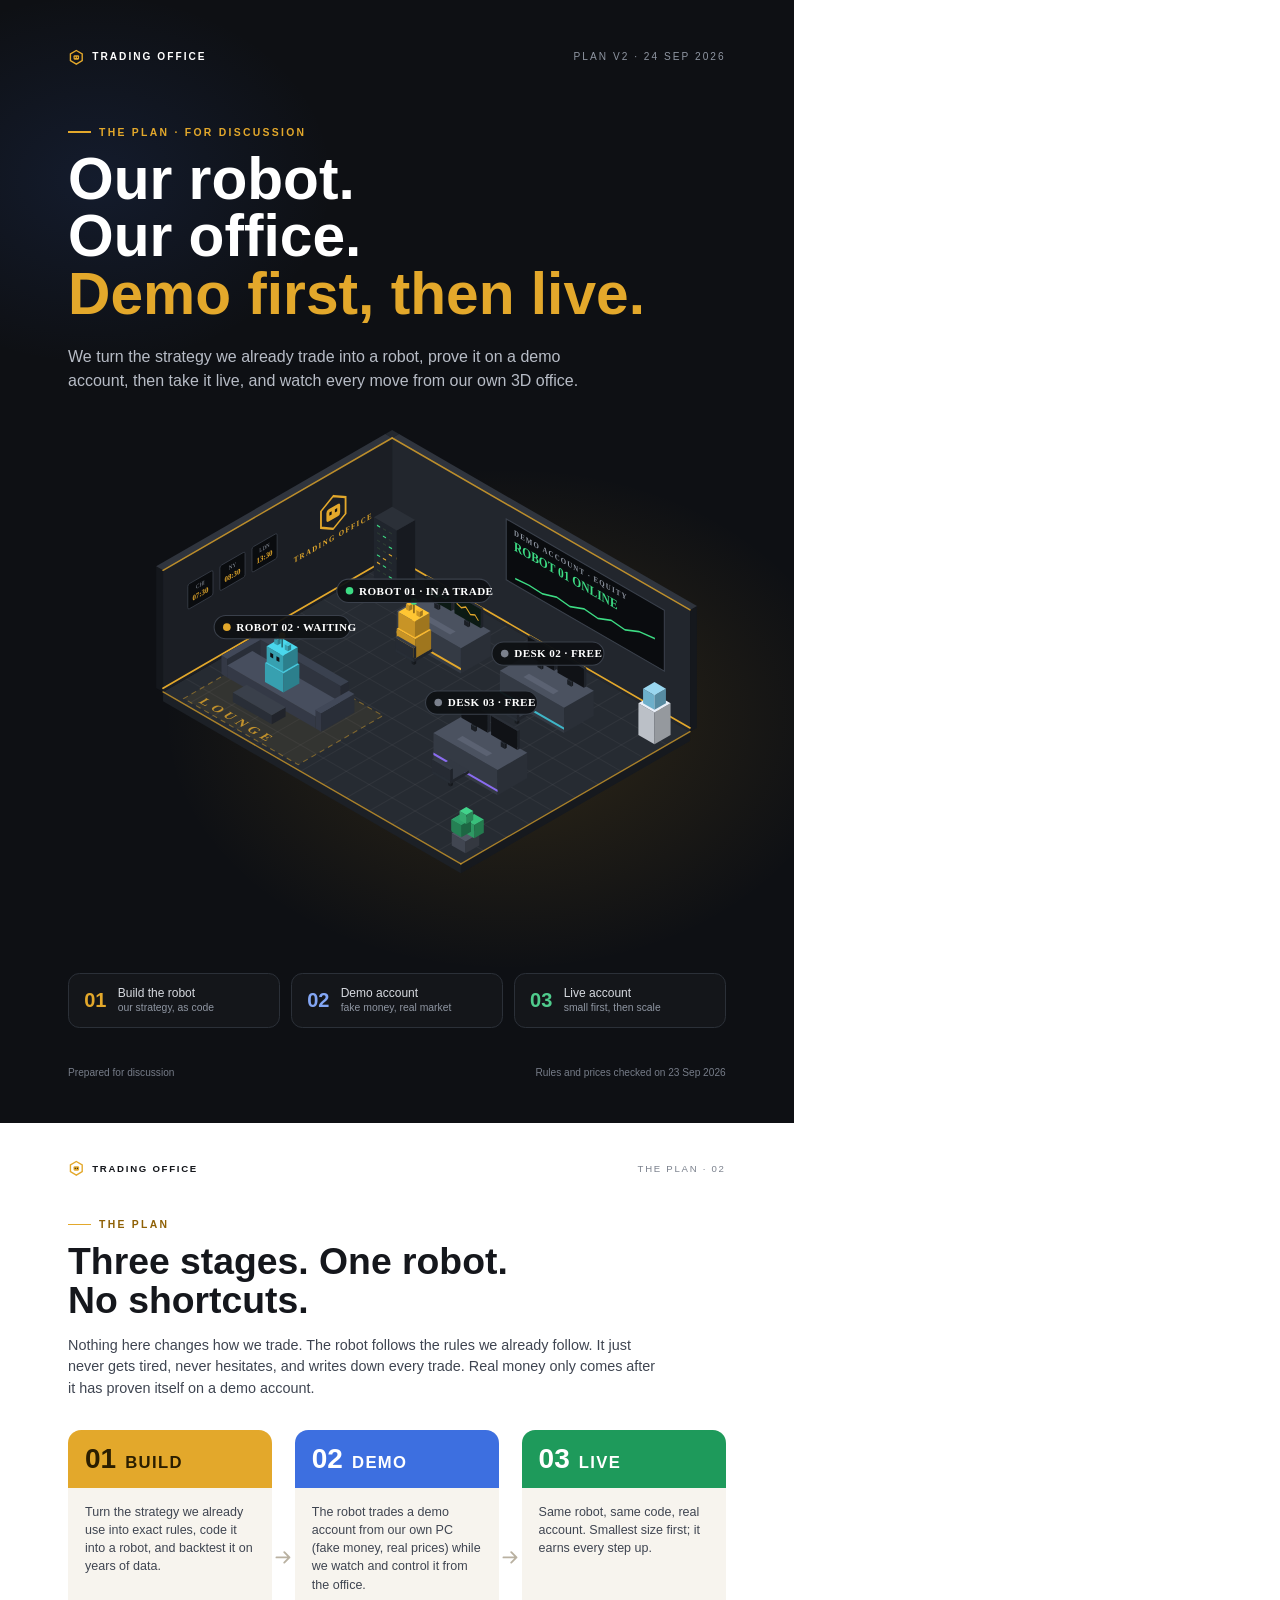
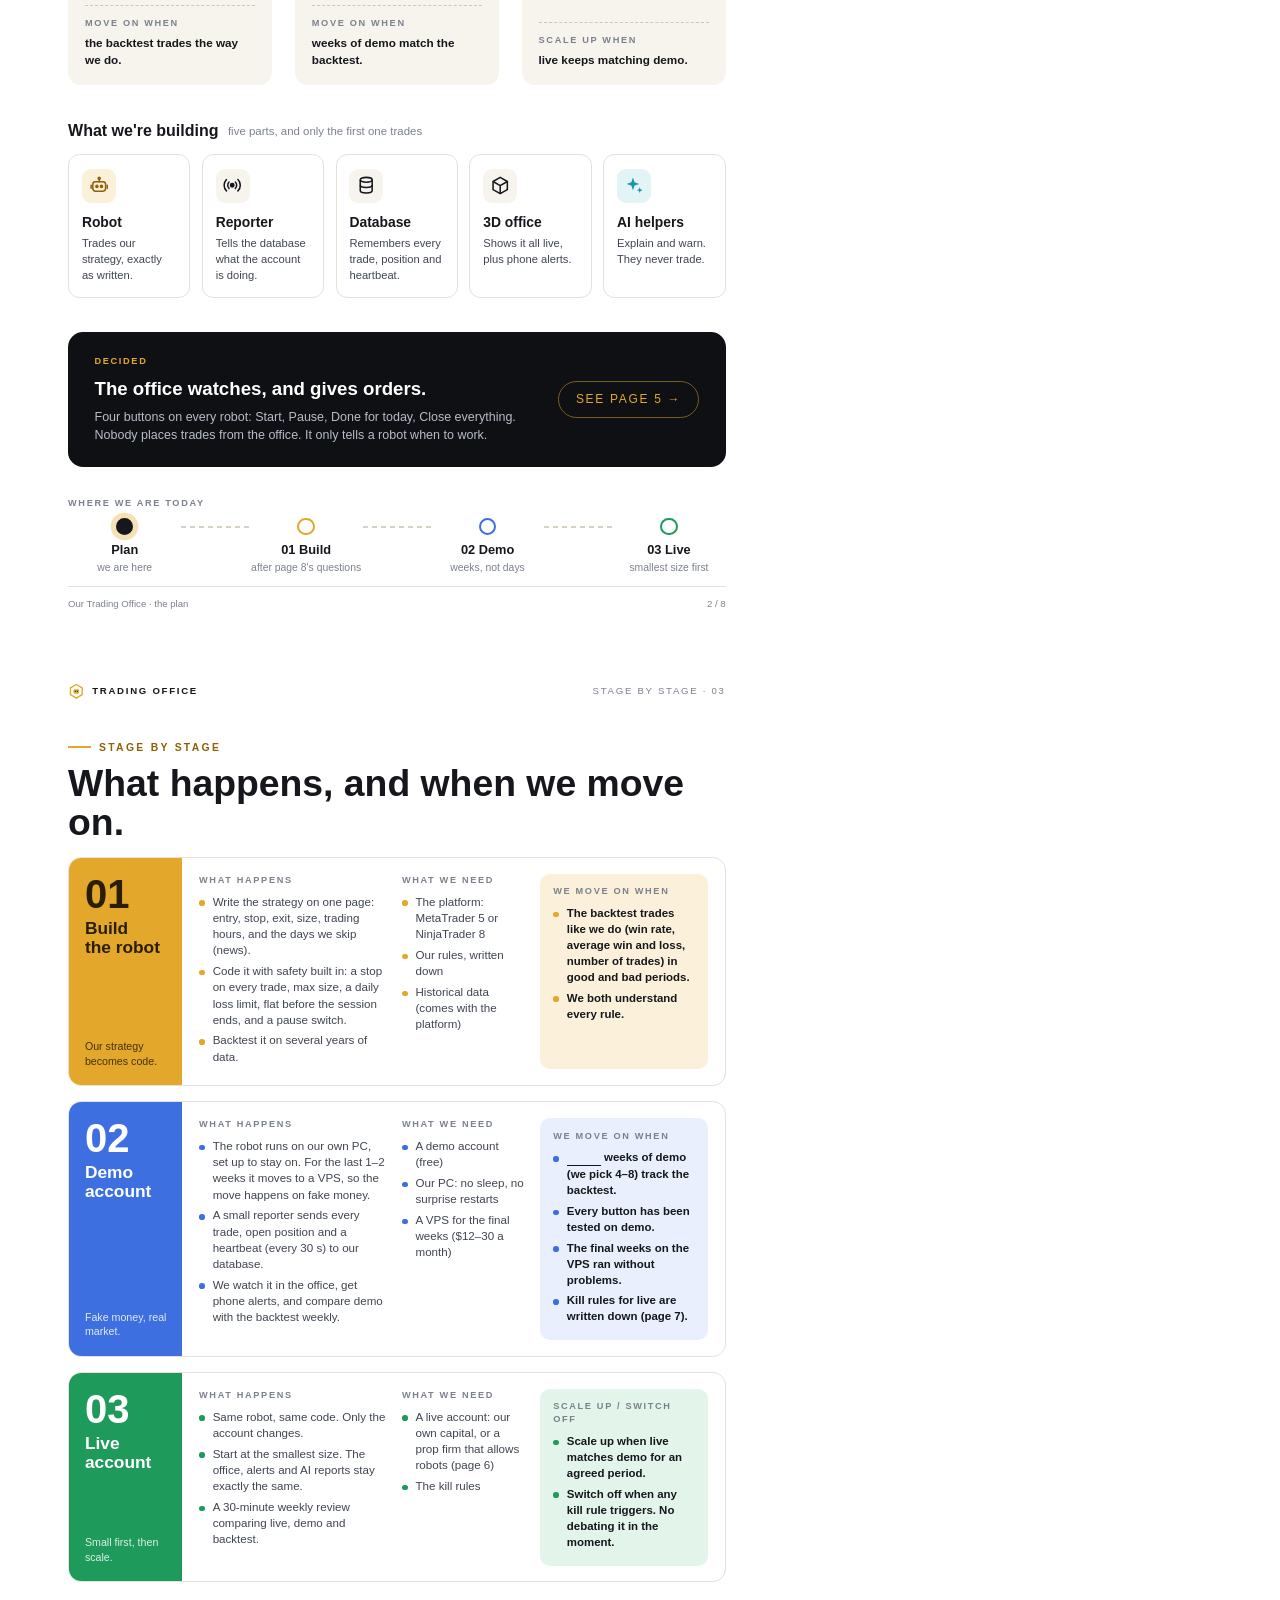
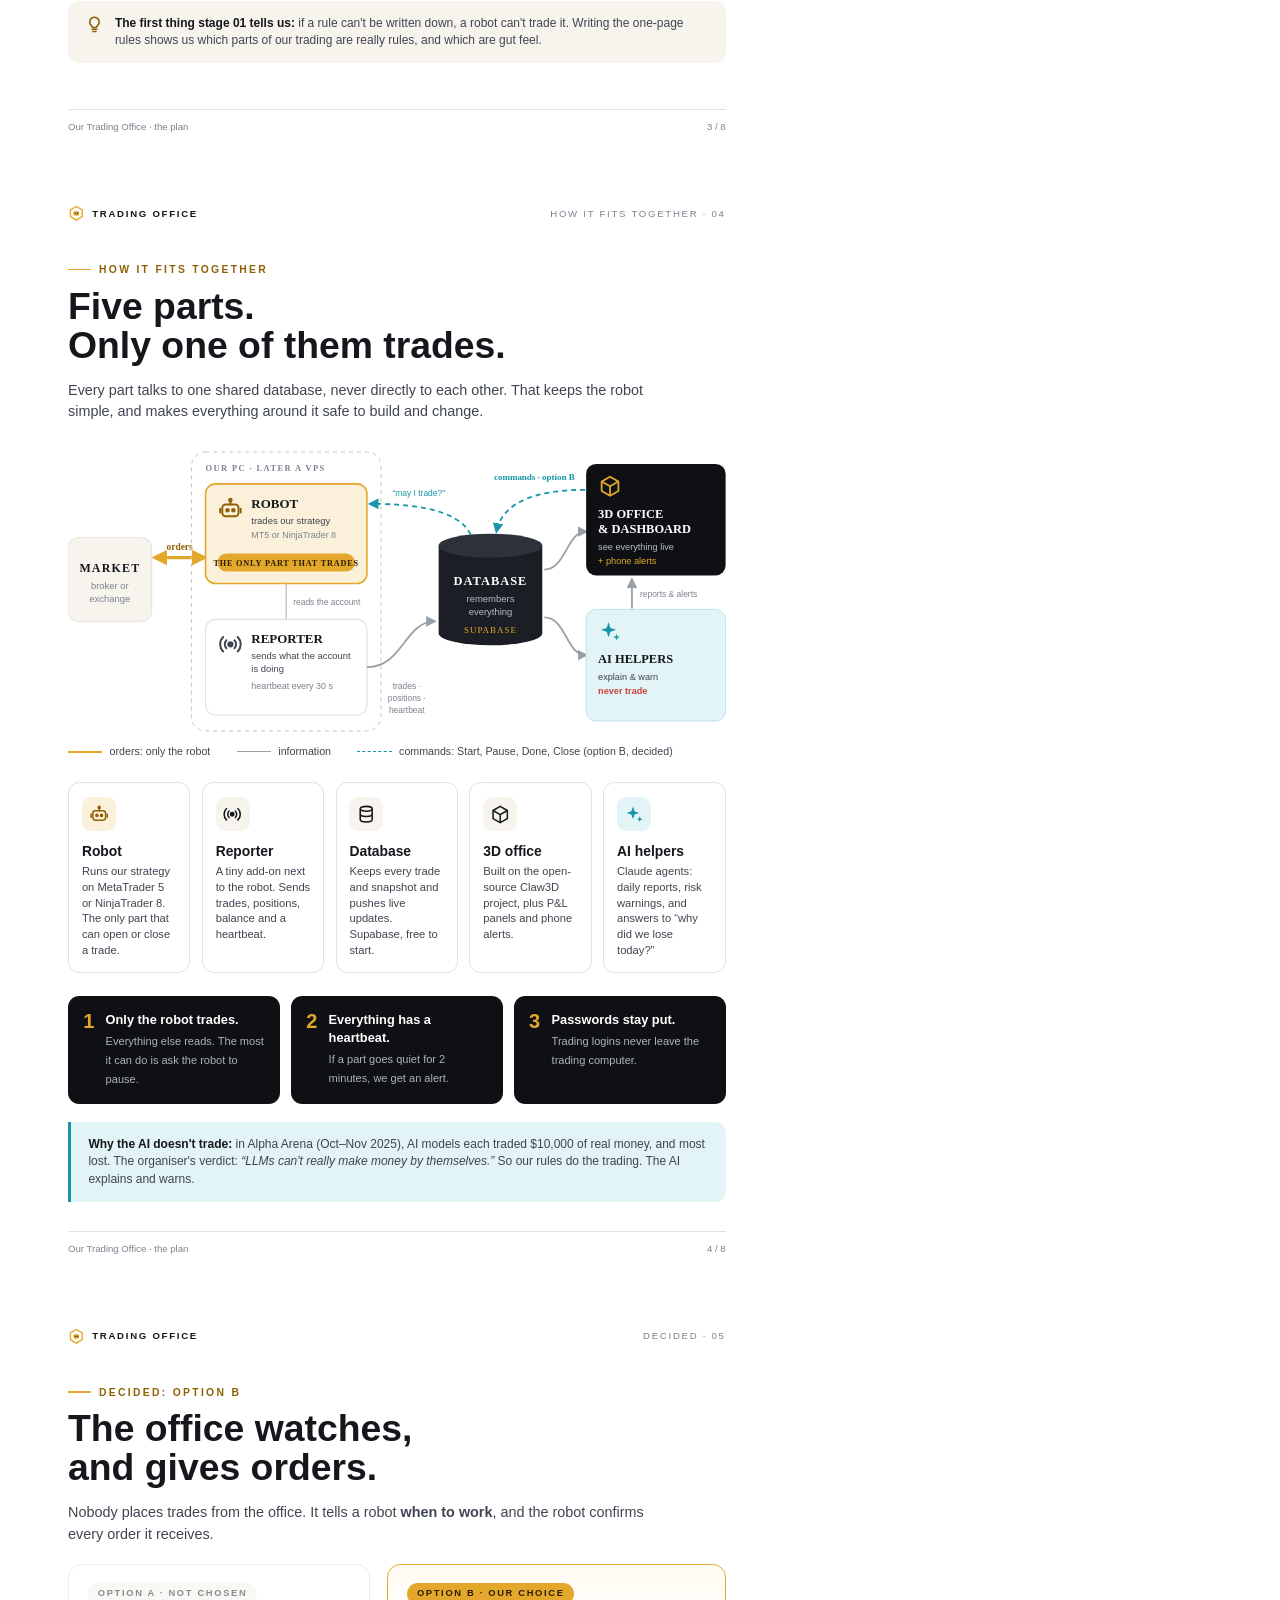
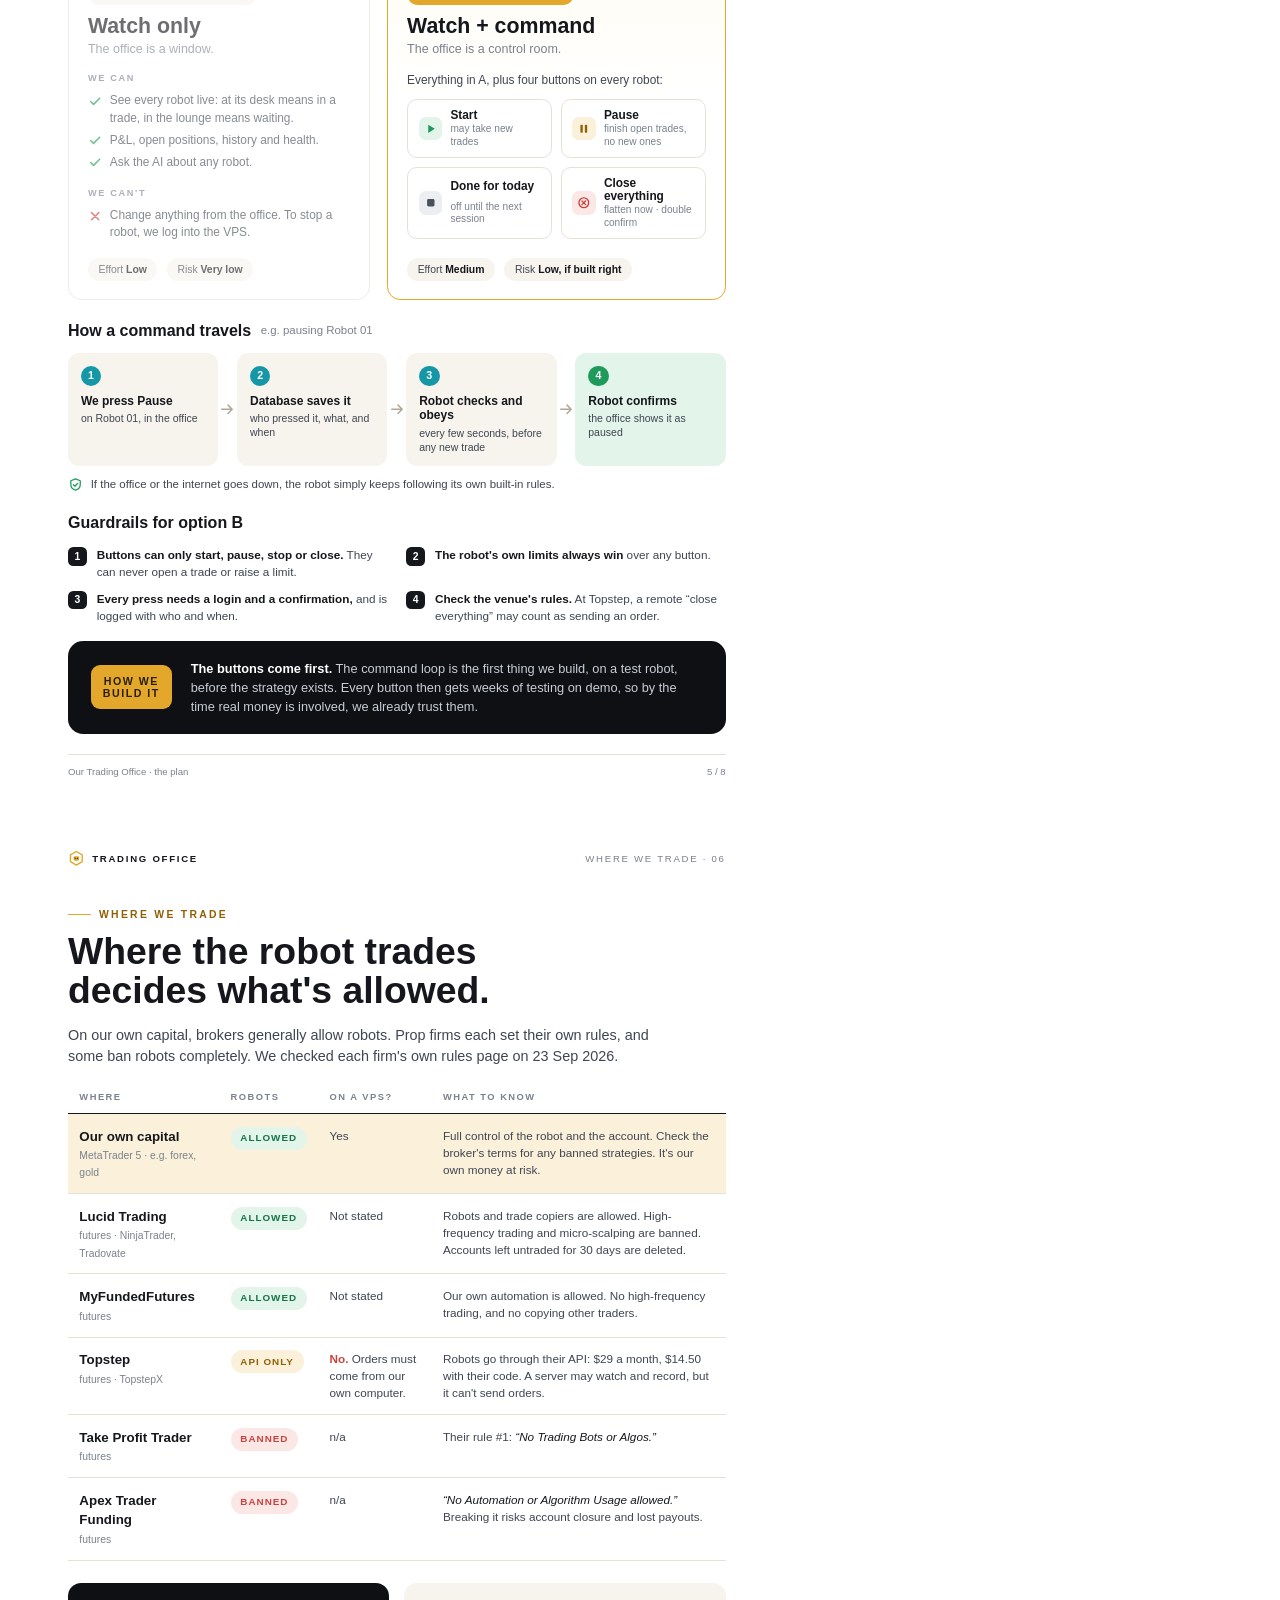
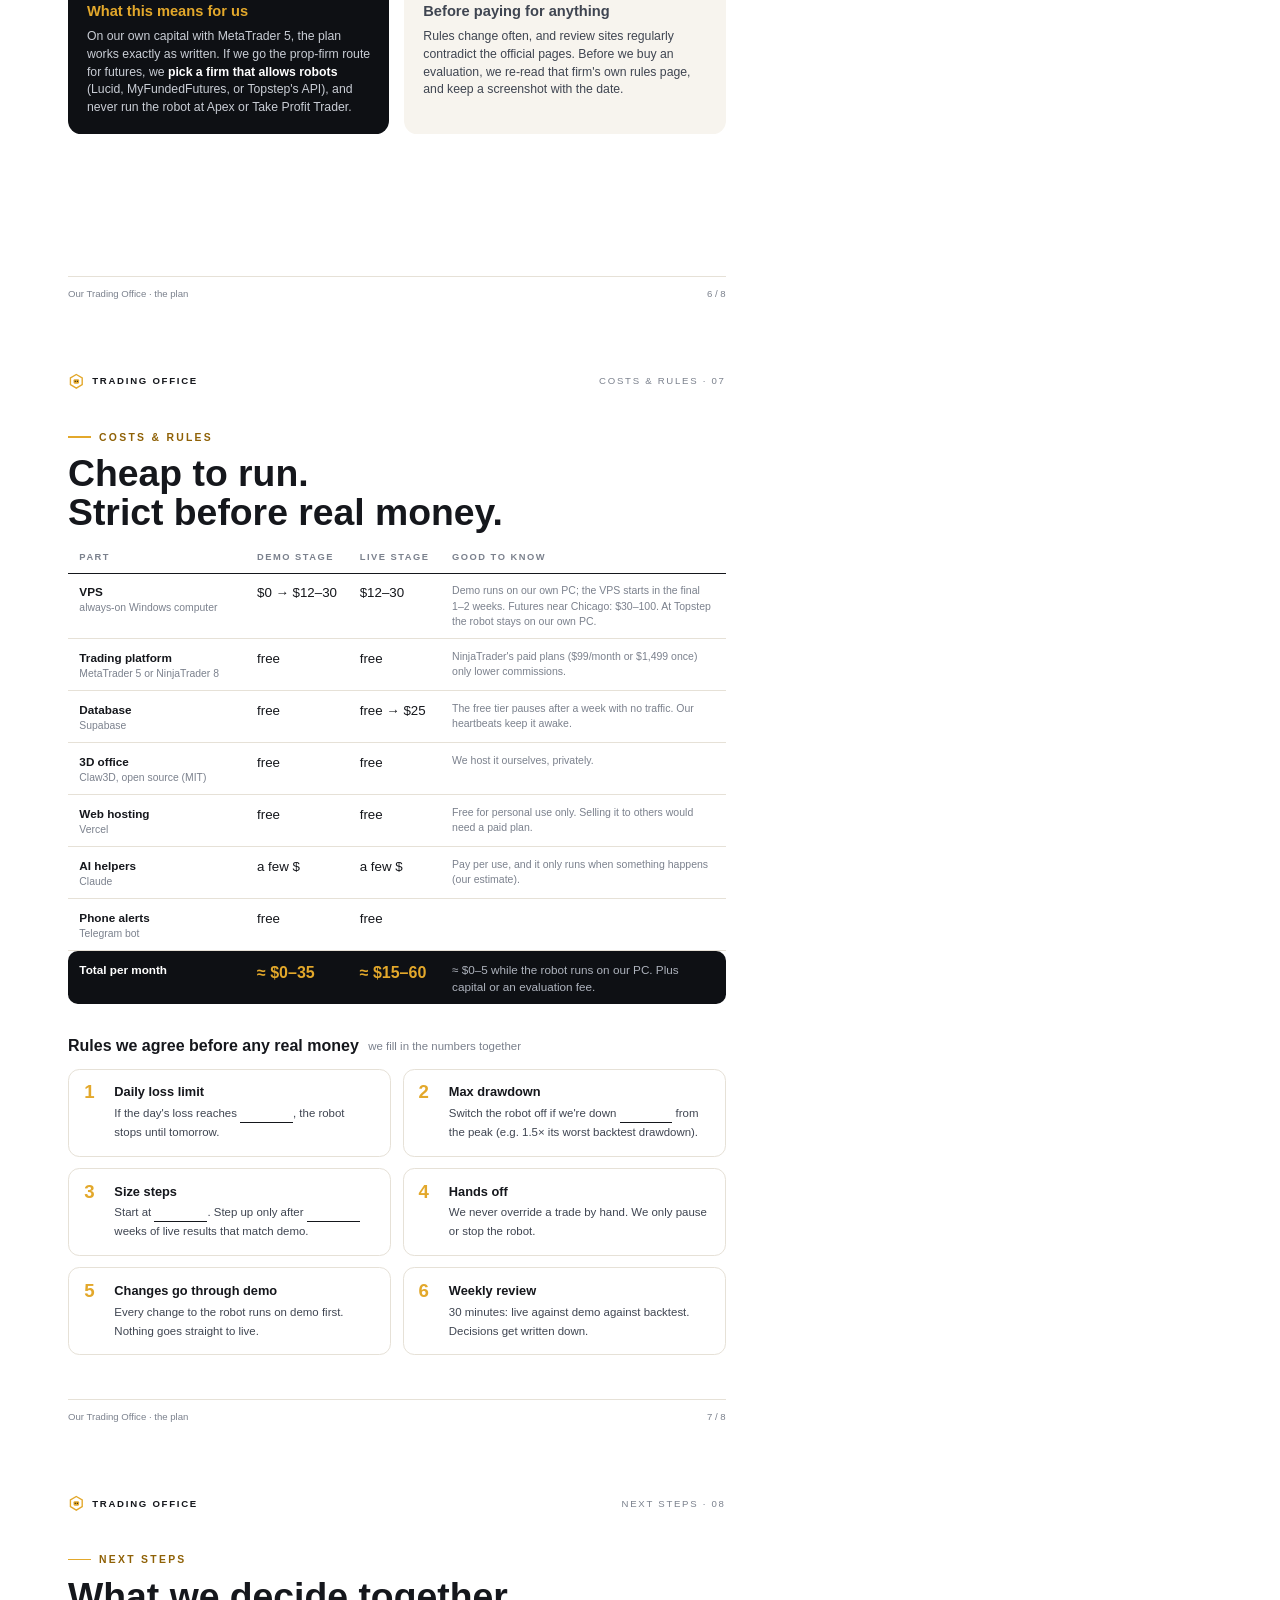
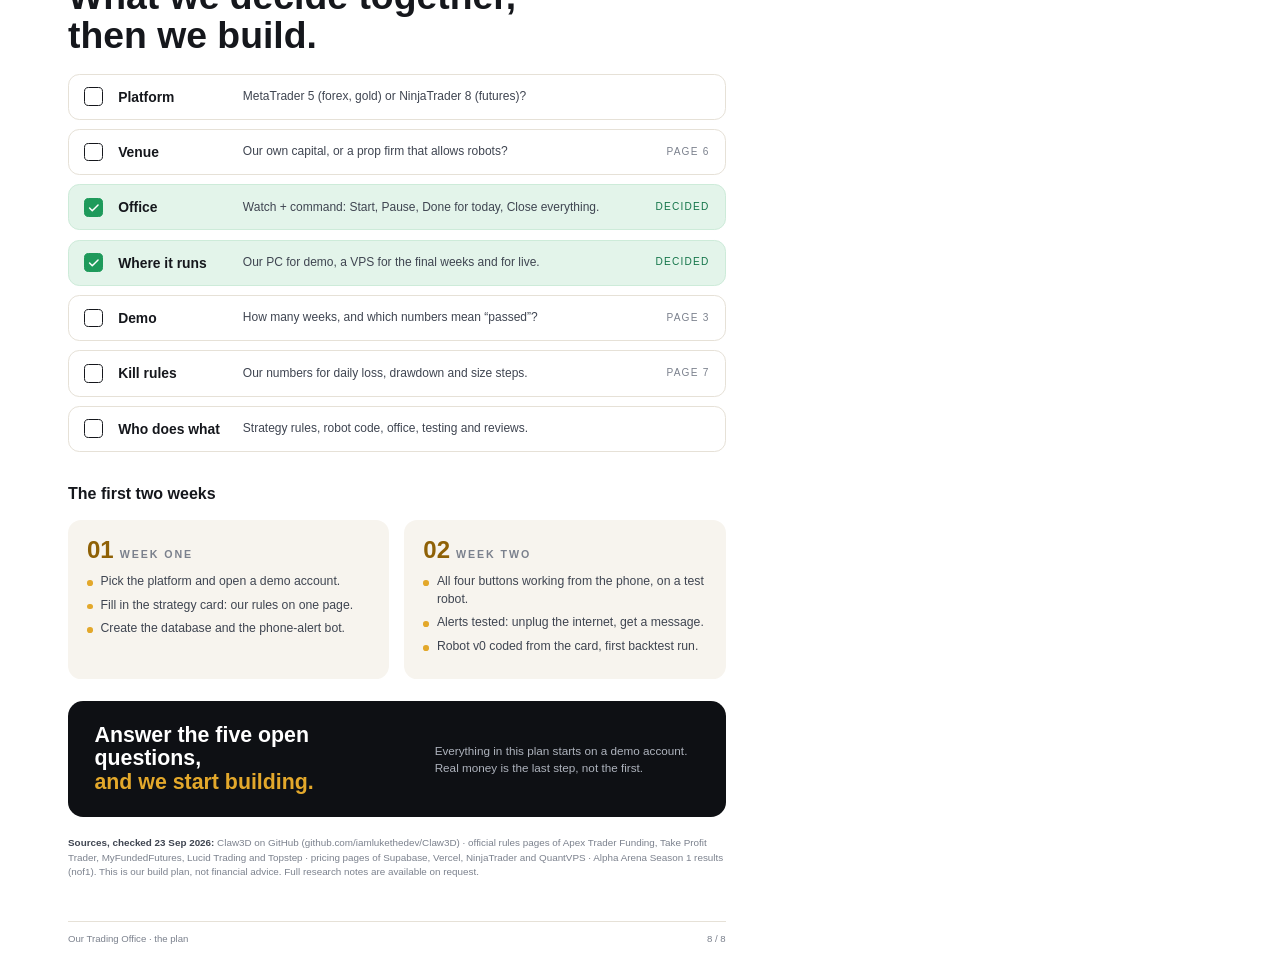
<file: plan/trading-office-plan.html>
<!doctype html>
<html lang="en">
<head>
<meta charset="utf-8">
<title>Our Trading Office — The Plan</title>
<style>
@page { size: A4; margin: 0; }
:root{
  --ink:#15171C; --ink2:#3F4551; --muted:#7B818D; --line:#E6E1D7; --panel:#F7F4EE; --paper:#FFFFFF;
  --gold:#E3A82B; --gold-deep:#8F6106; --gold-soft:#FBF1DA;
  --demo:#3D6FE0; --demo-deep:#2A55B8; --demo-soft:#E9EFFC;
  --live:#1E9A5B; --live-deep:#15754A; --live-soft:#E3F4EA;
  --red:#C9433E; --red-soft:#FBE8E6;
  --teal:#1597A8; --teal-soft:#E2F4F6;
  --dark:#0E1014;
  --head:"Bahnschrift","Segoe UI",sans-serif;
  --body:"Segoe UI Variable Text","Segoe UI",sans-serif;
}
*{ box-sizing:border-box; margin:0; padding:0; }
body{ font-family:var(--body); color:var(--ink); font-size:9.8pt; line-height:1.45; background:#fff;
  -webkit-print-color-adjust:exact; print-color-adjust:exact; }
.page{ width:210mm; height:297mm; position:relative; overflow:hidden; padding:25mm 18mm 20mm;
  break-after:page; page-break-after:always; background:var(--paper); }
.page:last-of-type{ break-after:auto; page-break-after:auto; }

/* running head / foot */
.rh{ position:absolute; top:10mm; left:18mm; right:18mm; display:flex; justify-content:space-between; align-items:center;
  font-family:var(--head); font-size:7.2pt; letter-spacing:.18em; text-transform:uppercase; color:var(--muted); }
.mk{ display:flex; align-items:center; gap:2mm; font-weight:600; color:var(--ink); }
.mk svg{ width:4.4mm; height:4.4mm; }
.rf{ position:absolute; bottom:9mm; left:18mm; right:18mm; display:flex; justify-content:space-between;
  font-size:7.2pt; color:var(--muted); border-top:1px solid var(--line); padding-top:2.6mm; }

/* type */
.kicker{ font-family:var(--head); font-weight:600; font-size:7.8pt; letter-spacing:.22em; text-transform:uppercase;
  color:var(--gold-deep); margin-bottom:2.6mm; display:flex; align-items:center; gap:2.2mm; }
.kicker::before{ content:""; width:6mm; height:1.6px; background:var(--gold); }
h1{ font-family:var(--head); font-weight:600; font-stretch:condensed; font-size:28pt; line-height:1.04; color:var(--ink); margin-bottom:4mm; }
h3{ font-family:var(--head); font-weight:600; font-size:11pt; }
.lead{ font-size:10.8pt; line-height:1.5; color:var(--ink2); max-width:158mm; }
.label{ font-family:var(--head); font-weight:600; font-size:6.9pt; letter-spacing:.18em; text-transform:uppercase; color:var(--muted); margin-bottom:1.8mm; }
.section-title{ font-family:var(--head); font-weight:600; font-size:12pt; margin:0 0 3mm; display:flex; align-items:center; gap:2.5mm; }
.section-title small{ font-family:var(--body); font-weight:400; font-size:8.6pt; color:var(--muted); }
ul.dots{ list-style:none; }
ul.dots li{ position:relative; padding-left:3.6mm; margin-bottom:1.5mm; }
ul.dots li::before{ content:""; position:absolute; left:0; top:.58em; width:1.5mm; height:1.5mm; border-radius:50%; background:var(--c, var(--gold)); }
.ic{ width:5mm; height:5mm; flex:none; }

/* ---------- cover ---------- */
.cover{ background:var(--dark); color:#fff; padding:0; }
.cover .glow{ position:absolute; inset:0;
  background: radial-gradient(130mm 95mm at 64% 64%, rgba(227,168,43,.16), transparent 70%),
              radial-gradient(90mm 70mm at 12% 16%, rgba(61,111,224,.12), transparent 70%); }
.cover .top{ position:absolute; top:13mm; left:18mm; right:18mm; display:flex; justify-content:space-between; align-items:center;
  font-family:var(--head); font-size:7.6pt; letter-spacing:.2em; text-transform:uppercase; color:#8F96A2; }
.cover .top .mk{ color:#fff; }
.cover .title{ position:absolute; top:33mm; left:18mm; right:18mm; }
.cover .kicker{ color:var(--gold); }
.cover h1{ color:#fff; font-size:44pt; line-height:.98; margin:1.5mm 0 6mm; }
.cover h1 span{ color:var(--gold); }
.cover .lead{ color:#B7BCC6; font-size:12pt; max-width:142mm; }
.cover .art{ position:absolute; left:7mm; right:7mm; top:111mm; }
.cover .art svg{ width:100%; height:auto; display:block; }
.cover .chips{ position:absolute; left:18mm; right:18mm; bottom:25mm; display:grid; grid-template-columns:repeat(3,1fr); gap:3mm; }
.chip{ border:1px solid #2B3038; border-radius:3mm; padding:3.2mm 4mm; display:flex; align-items:center; gap:3mm; background:rgba(255,255,255,.025); }
.chip b{ font-family:var(--head); font-size:15pt; font-weight:700; line-height:1; }
.chip span{ font-size:9pt; color:#D7DAE0; line-height:1.3; }
.chip span small{ display:block; color:#8F96A2; font-size:7.8pt; }
.chip.c1 b{ color:var(--gold); } .chip.c2 b{ color:#83A6F4; } .chip.c3 b{ color:#4FCB8C; }
.cover .foot{ position:absolute; left:18mm; right:18mm; bottom:11mm; display:flex; justify-content:space-between; font-size:7.6pt; color:#767C88; }

/* ---------- page 2: plan ---------- */
.timeline{ display:grid; grid-template-columns:1fr 6mm 1fr 6mm 1fr; margin:8mm 0 9mm; }
.stage{ border-radius:3.5mm; overflow:hidden; background:var(--panel); display:flex; flex-direction:column; }
.stage .top{ padding:4mm 4.5mm 3.4mm; display:flex; align-items:baseline; gap:2.4mm; color:#fff; }
.stage .num{ font-family:var(--head); font-size:21pt; font-weight:700; line-height:1; }
.stage .name{ font-family:var(--head); font-size:12.5pt; font-weight:600; letter-spacing:.08em; text-transform:uppercase; }
.s1 .top{ background:var(--gold); color:#2B1E00; } .s2 .top{ background:var(--demo); } .s3 .top{ background:var(--live); }
.stage .body{ padding:4mm 4.5mm 3mm; color:var(--ink2); font-size:9.4pt; flex:1; }
.stage .gate{ margin:0 4.5mm 4.5mm; padding-top:3mm; border-top:1px dashed #CEC6B6; font-size:8.8pt; font-weight:600; color:var(--ink); }
.stage .gate .label{ margin-bottom:1mm; }
.tl-arrow{ display:flex; align-items:center; justify-content:center; color:#B9B1A1; }
.tl-arrow svg{ width:5.5mm; height:5.5mm; }

.parts{ display:grid; grid-template-columns:repeat(5,1fr); gap:3mm; }
.part{ border:1px solid var(--line); border-radius:3mm; padding:3.6mm 3.4mm; }
.part .pi{ width:9mm; height:9mm; border-radius:2.4mm; display:grid; place-items:center; margin-bottom:2.6mm; background:var(--panel); color:var(--ink); }
.part .pi svg{ width:5.4mm; height:5.4mm; }
.part.robot .pi{ background:var(--gold-soft); color:var(--gold-deep); }
.part.ai .pi{ background:var(--teal-soft); color:var(--teal); }
.part h3{ font-size:10.4pt; margin-bottom:1mm; }
.part p{ font-size:8.4pt; color:var(--ink2); line-height:1.4; }

.callout{ margin-top:9mm; background:var(--dark); color:#E9E7E2; border-radius:4mm; padding:6mm 7mm;
  display:grid; grid-template-columns:1fr auto; gap:7mm; align-items:center; }
.callout .label{ color:var(--gold); }
.callout h3{ font-size:14pt; color:#fff; margin-bottom:1.6mm; font-stretch:condensed; }
.callout p{ font-size:9.4pt; color:#B7BCC6; }
.callout .go{ font-family:var(--head); font-size:9pt; letter-spacing:.14em; text-transform:uppercase; color:var(--gold);
  border:1px solid rgba(227,168,43,.5); border-radius:10mm; padding:2.4mm 4.5mm; white-space:nowrap; }

.today{ margin-top:8mm; }
.track{ display:grid; grid-template-columns:auto 1fr auto 1fr auto 1fr auto; align-items:start; margin-top:2mm; }
.track .seg{ height:2px; background:repeating-linear-gradient(90deg, #D8D1C3 0 5px, transparent 5px 9px); margin-top:2.2mm; }
.track .node{ display:flex; flex-direction:column; align-items:center; text-align:center; min-width:30mm; }
.track .node i{ width:4.6mm; height:4.6mm; border-radius:50%; border:2px solid #CFC7B8; background:#fff; margin-bottom:1.6mm; }
.track .node b{ font-family:var(--head); font-weight:600; font-size:9.6pt; }
.track .node span{ font-size:7.8pt; color:var(--muted); }
.track .now i{ background:var(--ink); border-color:var(--ink); box-shadow:0 0 0 1.4mm rgba(227,168,43,.35); }
.track .n1 i{ border-color:var(--gold); } .track .n2 i{ border-color:var(--demo); } .track .n3 i{ border-color:var(--live); }

/* ---------- page 3: stages ---------- */
.band{ display:grid; grid-template-columns:30mm 1fr; border-radius:3.5mm; overflow:hidden; border:1px solid var(--line); margin-top:4mm; }
.band .side{ padding:4.6mm 4.2mm; display:flex; flex-direction:column; }
.band .side .num{ font-family:var(--head); font-weight:700; font-size:30pt; line-height:.9; }
.band .side .nm{ font-family:var(--head); font-weight:600; font-size:13pt; line-height:1.1; margin-top:2mm; }
.band .side .sub{ margin-top:auto; font-size:8pt; opacity:.85; line-height:1.35; }
.b1{ --c:var(--gold); --soft:var(--gold-soft); } .b1 .side{ background:var(--gold); color:#2B1E00; }
.b2{ --c:var(--demo); --soft:var(--demo-soft); } .b2 .side{ background:var(--demo); color:#fff; }
.b3{ --c:var(--live); --soft:var(--live-soft); } .b3 .side{ background:var(--live); color:#fff; }
.band .cols{ display:grid; grid-template-columns:1.4fr .92fr 1.25fr; gap:4mm; padding:4.2mm 4.4mm; font-size:8.7pt; line-height:1.4; color:var(--ink2); }
.band .cols li{ margin-bottom:1.2mm; }
.band .gate{ background:var(--soft); border-radius:2.6mm; padding:3mm 3.4mm; color:var(--ink); }
.band .gate li{ font-weight:600; font-size:8.6pt; }
.band .gate li.plain{ font-weight:400; }
.tip{ margin-top:5mm; display:flex; gap:3mm; align-items:flex-start; font-size:9pt; color:var(--ink2); background:var(--panel); border-radius:3mm; padding:3.6mm 4.4mm; }
.tip b{ color:var(--ink); }
.blank{ display:inline-block; min-width:9mm; border-bottom:1.2px solid currentColor; text-align:center; }

/* ---------- page 4: system ---------- */
.diagram{ margin:6mm 0 2mm; }
.diagram svg{ width:100%; height:auto; display:block; }
.legend{ display:flex; gap:7mm; font-size:8pt; color:var(--ink2); margin-bottom:6mm; }
.legend span{ display:flex; align-items:center; gap:2mm; }
.legend i{ display:inline-block; width:9mm; height:0; border-top:2.4px solid; }
.legend .l-orders{ border-color:var(--gold); } .legend .l-data{ border-color:#9AA0AA; border-top-width:1.6px; }
.legend .l-cmd{ border-color:var(--teal); border-top-style:dashed; border-top-width:1.8px; }
.rules3{ display:grid; grid-template-columns:repeat(3,1fr); gap:3mm; margin-top:6mm; }
.rule{ background:var(--dark); color:#E9E7E2; border-radius:3mm; padding:4mm; display:flex; gap:3mm; align-items:flex-start; }
.rule .n{ font-family:var(--head); font-weight:700; color:var(--gold); font-size:15pt; line-height:1; }
.rule b{ display:block; color:#fff; font-size:9.6pt; margin-bottom:.6mm; }
.rule span{ font-size:8.3pt; color:#AEB3BD; line-height:1.4; }
.whyai{ margin-top:5mm; border-left:3px solid var(--teal); background:var(--teal-soft); border-radius:0 3mm 3mm 0; padding:3.6mm 4.6mm; font-size:9pt; color:var(--ink2); }
.whyai b{ color:var(--ink); }

/* ---------- page 5: decision ---------- */
.opts{ display:grid; grid-template-columns:1fr 1.12fr; gap:4.5mm; margin-top:5mm; }
.opt{ border:1px solid var(--line); border-radius:3.5mm; padding:4.6mm 5mm; display:flex; flex-direction:column; }
.opt.b{ border:1.6px solid var(--gold); background:linear-gradient(180deg, #FFFCF4, #fff 40%); }
.opt .tag{ align-self:flex-start; font-family:var(--head); font-weight:600; font-size:7pt; letter-spacing:.18em; text-transform:uppercase;
  padding:1.2mm 2.6mm; border-radius:10mm; background:var(--panel); color:var(--ink2); margin-bottom:2.6mm; }
.opt.b .tag{ background:var(--gold); color:#2B1E00; }
.opt h3{ font-size:16pt; font-stretch:condensed; line-height:1.05; }
.opt .sub{ font-size:9.4pt; color:var(--muted); margin:.8mm 0 3.6mm; }
.opt ul{ list-style:none; font-size:8.9pt; color:var(--ink2); margin-bottom:3mm; }
.opt li{ display:flex; gap:2mm; margin-bottom:1.3mm; align-items:flex-start; }
.opt li svg{ width:3.8mm; height:3.8mm; flex:none; margin-top:.35mm; }
.opt .yes svg{ color:var(--live); } .opt .noo svg{ color:var(--red); }
.opt .intro{ font-size:8.9pt; color:var(--ink2); margin-bottom:2.6mm; }
.btns{ display:grid; grid-template-columns:1fr 1fr; gap:2.2mm; margin-bottom:3mm; }
.btn{ border:1px solid var(--line); background:#fff; border-radius:2.6mm; padding:2.4mm 2.8mm; display:grid; grid-template-columns:6.2mm 1fr; column-gap:2.2mm; align-items:center; }
.btn .bi{ grid-row:span 2; width:6.2mm; height:6.2mm; border-radius:1.8mm; display:grid; place-items:center; background:var(--live-soft); color:var(--live); }
.btn .bi svg{ width:3.6mm; height:3.6mm; }
.btn.pause .bi{ background:var(--gold-soft); color:var(--gold-deep); }
.btn.stop .bi{ background:#ECEEF1; color:#4A505C; }
.btn.flat .bi{ background:var(--red-soft); color:var(--red); }
.btn b{ font-size:8.9pt; line-height:1.15; }
.btn span{ font-size:7.6pt; color:var(--muted); line-height:1.25; }
.meter{ margin-top:auto; display:flex; gap:2.5mm; flex-wrap:wrap; }
.meter span{ font-size:7.8pt; color:var(--ink2); background:var(--panel); border-radius:10mm; padding:1.1mm 2.8mm; }
.meter b{ color:var(--ink); }

.flowwrap{ margin-top:5mm; }
.flow{ display:grid; grid-template-columns:1fr 5mm 1fr 5mm 1fr 5mm 1fr; align-items:stretch; }
.step{ background:var(--panel); border-radius:3mm; padding:3.4mm 3.4mm 3.2mm; }
.step .n{ width:5.4mm; height:5.4mm; border-radius:50%; background:var(--teal); color:#fff; font-family:var(--head); font-weight:700;
  font-size:8pt; display:grid; place-items:center; margin-bottom:2mm; }
.step b{ display:block; font-size:9pt; line-height:1.2; margin-bottom:.8mm; }
.step span{ font-size:7.9pt; color:var(--ink2); line-height:1.35; display:block; }
.step.ok{ background:var(--live-soft); } .step.ok .n{ background:var(--live); }
.f-arrow{ display:flex; align-items:center; justify-content:center; color:#AFA898; }
.f-arrow svg{ width:4.4mm; height:4.4mm; }
.flownote{ margin-top:2.6mm; font-size:8.6pt; color:var(--ink2); display:flex; gap:2mm; align-items:center; }
.flownote svg{ width:4mm; height:4mm; color:var(--live); flex:none; }

.guard{ display:grid; grid-template-columns:1fr 1fr; gap:2.6mm 5mm; margin-top:3mm; }
.guard div{ display:flex; gap:2.6mm; font-size:8.8pt; color:var(--ink2); align-items:flex-start; }
.guard .n{ flex:none; width:5mm; height:5mm; border-radius:1.4mm; background:var(--ink); color:#fff; font-family:var(--head); font-weight:700; font-size:7.8pt; display:grid; place-items:center; margin-top:.2mm; }
.guard b{ color:var(--ink); }
.reco{ margin-top:4.6mm; background:var(--dark); border-radius:4mm; padding:4.6mm 6mm; color:#C9CDD5; display:grid; grid-template-columns:auto 1fr; gap:5mm; align-items:center; }
.reco .badge{ font-family:var(--head); font-weight:600; color:#2B1E00; background:var(--gold); border-radius:2.4mm; padding:2.4mm 3.2mm; font-size:8pt; letter-spacing:.14em; text-transform:uppercase; line-height:1.2; text-align:center; }
.reco p{ font-size:9.6pt; line-height:1.5; }
.reco p b{ color:#fff; }

/* ---------- page 6: venue ---------- */
table{ border-collapse:collapse; width:100%; }
.venue{ margin-top:6mm; font-size:8.8pt; }
.venue th{ text-align:left; font-family:var(--head); font-weight:600; font-size:7pt; letter-spacing:.16em; text-transform:uppercase; color:var(--muted);
  padding:0 3mm 2.4mm; border-bottom:1.4px solid var(--ink); }
.venue td{ padding:3.4mm 3mm; border-bottom:1px solid var(--line); vertical-align:top; color:var(--ink2); }
.venue td:first-child{ width:40mm; }
.venue td:first-child b{ display:block; color:var(--ink); font-size:10pt; }
.venue td:first-child span{ font-size:7.8pt; color:var(--muted); }
.venue td:nth-child(2){ width:22mm; } .venue td:nth-child(3){ width:30mm; }
.venue tr.own td{ background:var(--gold-soft); }
.pill{ display:inline-block; font-family:var(--head); font-weight:600; font-size:7.4pt; letter-spacing:.1em; text-transform:uppercase; border-radius:10mm; padding:1.1mm 2.6mm; white-space:nowrap; }
.pill.ok{ background:var(--live-soft); color:var(--live-deep); }
.pill.warn{ background:var(--gold-soft); color:var(--gold-deep); }
.pill.no{ background:var(--red-soft); color:var(--red); }
.q{ font-style:italic; color:var(--ink); }
.strong-no{ color:var(--red); font-weight:600; }
.means{ margin-top:6mm; display:grid; grid-template-columns:1fr 1fr; gap:4mm; }
.means > div{ border-radius:3.5mm; padding:4.6mm 5mm; font-size:9.2pt; color:var(--ink2); }
.means .m1{ background:var(--dark); color:#C9CDD5; }
.means .m1 b{ color:#fff; }
.means .m2{ background:var(--panel); }
.means h3{ font-size:11pt; margin-bottom:1.6mm; }
.means .m1 h3{ color:var(--gold); }

/* ---------- page 7: costs + rules ---------- */
.costs{ margin-top:5mm; font-size:8.8pt; }
.costs th{ text-align:left; font-family:var(--head); font-weight:600; font-size:7pt; letter-spacing:.16em; text-transform:uppercase; color:var(--muted);
  padding:0 3mm 2.2mm; border-bottom:1.4px solid var(--ink); white-space:nowrap; }
.costs td{ padding:2.5mm 3mm; border-bottom:1px solid var(--line); color:var(--ink2); vertical-align:top; }
.costs td:first-child{ color:var(--ink); font-weight:600; width:47mm; }
.costs td:first-child span{ display:block; font-weight:400; font-size:7.8pt; color:var(--muted); }
.costs td.num{ font-family:var(--head); font-size:10pt; color:var(--ink); white-space:nowrap; }
.costs td.note{ font-size:7.9pt; color:var(--muted); }
.costs tr.total td{ border-bottom:none; background:var(--dark); color:#fff; font-weight:600; }
.costs tr.total td:first-child{ border-radius:2.6mm 0 0 2.6mm; color:#fff; }
.costs tr.total td:last-child{ border-radius:0 2.6mm 2.6mm 0; color:#AEB3BD; font-weight:400; }
.costs tr.total td.num{ color:var(--gold); font-size:12pt; }
.rules{ display:grid; grid-template-columns:1fr 1fr; gap:3mm; margin-top:3mm; }
.rulebox{ border:1px solid var(--line); border-radius:3mm; padding:3.6mm 4mm; display:flex; gap:3mm; align-items:flex-start; }
.rulebox .n{ font-family:var(--head); font-weight:700; font-size:14pt; color:var(--gold); line-height:1; min-width:5mm; }
.rulebox b{ display:block; font-size:9.6pt; margin-bottom:.6mm; }
.rulebox span{ font-size:8.6pt; color:var(--ink2); line-height:1.45; }
.fill{ display:inline-block; min-width:14mm; border-bottom:1.3px solid var(--ink); }

/* ---------- page 8: next ---------- */
.checks{ margin-top:5mm; display:grid; gap:2.4mm; }
.check{ display:grid; grid-template-columns:6mm 30mm 1fr auto; align-items:center; gap:3mm; border:1px solid var(--line); border-radius:3mm; padding:3.2mm 4mm; }
.check .box{ width:5mm; height:5mm; border:1.6px solid var(--ink); border-radius:1.2mm; }
.check b{ font-family:var(--head); font-weight:600; font-size:10.4pt; }
.check span{ font-size:9pt; color:var(--ink2); }
.check em{ font-style:normal; font-size:7.6pt; color:var(--muted); font-family:var(--head); letter-spacing:.12em; text-transform:uppercase; }
.check.done{ background:var(--live-soft); border-color:#CDEBD9; }
.check.done em{ color:var(--live-deep); }
.check .box.ok{ background:var(--live); border-color:var(--live); color:#fff; display:grid; place-items:center; }
.check .box.ok svg{ width:3.6mm; height:3.6mm; }
.weeks{ display:grid; grid-template-columns:1fr 1fr; gap:4mm; margin-top:4mm; }
.week{ border-radius:3.5mm; padding:4.6mm 5mm; background:var(--panel); }
.week .wk{ font-family:var(--head); font-weight:700; font-size:18pt; line-height:1; color:var(--gold-deep); }
.week .wk small{ font-size:8pt; letter-spacing:.18em; text-transform:uppercase; color:var(--muted); margin-left:1.6mm; font-weight:600; }
.week ul{ margin-top:3mm; font-size:9.2pt; color:var(--ink2); }
.closing{ margin-top:6mm; background:var(--dark); border-radius:4mm; padding:6mm 7mm; display:flex; justify-content:space-between; align-items:center; gap:6mm; }
.closing h3{ color:#fff; font-size:16pt; font-stretch:condensed; line-height:1.1; }
.closing h3 span{ color:var(--gold); }
.closing p{ color:#AEB3BD; font-size:8.8pt; max-width:70mm; }
.sources{ margin-top:5mm; font-size:7.4pt; color:var(--muted); line-height:1.5; }
.sources b{ color:var(--ink2); font-weight:600; }
</style>
</head>
<body>

<!-- icon sprite -->
<svg width="0" height="0" style="position:absolute">
  <defs>
    <symbol id="i-hex" viewBox="0 0 24 24"><path d="M12 2.2l8.5 4.9v9.8L12 21.8l-8.5-4.9V7.1z" fill="none" stroke="#E3A82B" stroke-width="2"/><rect x="8" y="9" width="8" height="6.4" rx="1.6" fill="#E3A82B"/><rect x="9.7" y="11.2" width="1.5" height="1.6" fill="#0E1014"/><rect x="12.8" y="11.2" width="1.5" height="1.6" fill="#0E1014"/></symbol>
    <symbol id="i-robot" viewBox="0 0 24 24" fill="none" stroke="currentColor" stroke-width="1.8" stroke-linecap="round" stroke-linejoin="round"><rect x="4.5" y="8" width="15" height="11" rx="3"/><path d="M12 8V5"/><circle cx="12" cy="4" r="1.2"/><circle cx="9.3" cy="13.4" r="1.2" fill="currentColor"/><circle cx="14.7" cy="13.4" r="1.2" fill="currentColor"/><path d="M2.5 12v3.5M21.5 12v3.5"/></symbol>
    <symbol id="i-signal" viewBox="0 0 24 24" fill="none" stroke="currentColor" stroke-width="1.8" stroke-linecap="round"><circle cx="12" cy="12" r="2" fill="currentColor"/><path d="M8.3 8.3a5.2 5.2 0 0 0 0 7.4M15.7 8.3a5.2 5.2 0 0 1 0 7.4M5.3 5.3a9.4 9.4 0 0 0 0 13.4M18.7 5.3a9.4 9.4 0 0 1 0 13.4"/></symbol>
    <symbol id="i-db" viewBox="0 0 24 24" fill="none" stroke="currentColor" stroke-width="1.8"><ellipse cx="12" cy="5.6" rx="7" ry="2.8"/><path d="M5 5.6v12.6c0 1.6 3.1 2.9 7 2.9s7-1.3 7-2.9V5.6"/><path d="M5 11.9c0 1.6 3.1 2.9 7 2.9s7-1.3 7-2.9"/></symbol>
    <symbol id="i-office" viewBox="0 0 24 24" fill="none" stroke="currentColor" stroke-width="1.8" stroke-linejoin="round"><path d="M12 2.8l8.4 4.8v9.6L12 22l-8.4-4.8V7.6z"/><path d="M3.6 7.6L12 12.4l8.4-4.8M12 12.4V22"/></symbol>
    <symbol id="i-ai" viewBox="0 0 24 24" fill="currentColor"><path d="M10.5 3l1.9 5.6 5.6 1.9-5.6 1.9-1.9 5.6-1.9-5.6L3 10.5l5.6-1.9z"/><path d="M18.5 14.5l.9 2.4 2.4.9-2.4.9-.9 2.4-.9-2.4-2.4-.9 2.4-.9z"/></symbol>
    <symbol id="i-arrow" viewBox="0 0 24 24" fill="none" stroke="currentColor" stroke-width="2.2" stroke-linecap="round" stroke-linejoin="round"><path d="M4 12h15M13 6l6 6-6 6"/></symbol>
    <symbol id="i-check" viewBox="0 0 24 24" fill="none" stroke="currentColor" stroke-width="2.6" stroke-linecap="round" stroke-linejoin="round"><path d="M4.5 12.5l4.8 4.8L19.5 7"/></symbol>
    <symbol id="i-x" viewBox="0 0 24 24" fill="none" stroke="currentColor" stroke-width="2.6" stroke-linecap="round"><path d="M6 6l12 12M18 6L6 18"/></symbol>
    <symbol id="i-play" viewBox="0 0 24 24"><path d="M7.5 4.8v14.4L19 12z" fill="currentColor"/></symbol>
    <symbol id="i-pause" viewBox="0 0 24 24" fill="currentColor"><rect x="6" y="5" width="4.2" height="14" rx="1.2"/><rect x="13.8" y="5" width="4.2" height="14" rx="1.2"/></symbol>
    <symbol id="i-stop" viewBox="0 0 24 24"><rect x="5.5" y="5.5" width="13" height="13" rx="2.4" fill="currentColor"/></symbol>
    <symbol id="i-flat" viewBox="0 0 24 24" fill="none" stroke="currentColor" stroke-width="2.4" stroke-linecap="round"><circle cx="12" cy="12" r="8.6"/><path d="M8.8 8.8l6.4 6.4M15.2 8.8l-6.4 6.4"/></symbol>
    <symbol id="i-shield" viewBox="0 0 24 24" fill="none" stroke="currentColor" stroke-width="2" stroke-linejoin="round"><path d="M12 3l7.5 3v5.6c0 4.6-3.2 8.2-7.5 9.4-4.3-1.2-7.5-4.8-7.5-9.4V6z"/><path d="M8.6 12.2l2.4 2.4 4.4-4.6" stroke-linecap="round"/></symbol>
    <symbol id="i-bulb" viewBox="0 0 24 24" fill="none" stroke="currentColor" stroke-width="1.9" stroke-linecap="round" stroke-linejoin="round"><path d="M9 18h6M10 21h4"/><path d="M12 3a6 6 0 0 0-3.6 10.8c.8.6 1.1 1.4 1.1 2.2h5c0-.8.3-1.6 1.1-2.2A6 6 0 0 0 12 3z"/></symbol>
    <marker id="m-gold" viewBox="0 0 10 10" refX="8" refY="5" markerWidth="5" markerHeight="5" orient="auto-start-reverse"><path d="M0 0L10 5L0 10z" fill="#E3A82B"/></marker>
    <marker id="m-gray" viewBox="0 0 10 10" refX="8" refY="5" markerWidth="6" markerHeight="6" orient="auto-start-reverse"><path d="M0 0L10 5L0 10z" fill="#9AA0AA"/></marker>
    <marker id="m-teal" viewBox="0 0 10 10" refX="8" refY="5" markerWidth="6" markerHeight="6" orient="auto-start-reverse"><path d="M0 0L10 5L0 10z" fill="#1597A8"/></marker>
  </defs>
</svg>

<!-- ============================ 1 · COVER ============================ -->
<section class="page cover">
  <div class="glow"></div>
  <div class="top">
    <span class="mk"><svg><use href="#i-hex"/></svg>Trading Office</span>
    <span>Plan v2 · 24 Sep 2026</span>
  </div>
  <div class="title">
    <div class="kicker">The plan · for discussion</div>
    <h1>Our robot.<br>Our office.<br><span>Demo first, then live.</span></h1>
    <p class="lead">We turn the strategy we already trade into a robot, prove it on a demo account, then take it live, and watch every move from our own 3D office.</p>
  </div>
  <div class="art"><svg id="office" viewBox="0 0 700 440" xmlns="http://www.w3.org/2000/svg"></svg></div>
  <div class="chips">
    <div class="chip c1"><b>01</b><span>Build the robot<small>our strategy, as code</small></span></div>
    <div class="chip c2"><b>02</b><span>Demo account<small>fake money, real market</small></span></div>
    <div class="chip c3"><b>03</b><span>Live account<small>small first, then scale</small></span></div>
  </div>
  <div class="foot"><span>Prepared for discussion</span><span>Rules and prices checked on 23 Sep 2026</span></div>
</section>

<!-- ============================ 2 · THE PLAN ============================ -->
<section class="page">
  <div class="rh"><span class="mk"><svg><use href="#i-hex"/></svg>Trading Office</span><span>The plan · 02</span></div>

  <div class="kicker">The plan</div>
  <h1>Three stages. One robot.<br>No shortcuts.</h1>
  <p class="lead">Nothing here changes how we trade. The robot follows the rules we already follow. It just never gets tired, never hesitates, and writes down every trade. Real money only comes after it has proven itself on a demo account.</p>

  <div class="timeline">
    <div class="stage s1">
      <div class="top"><span class="num">01</span><span class="name">Build</span></div>
      <div class="body">Turn the strategy we already use into exact rules, code it into a robot, and backtest it on years of data.</div>
      <div class="gate"><div class="label">Move on when</div>the backtest trades the way we do.</div>
    </div>
    <div class="tl-arrow"><svg><use href="#i-arrow"/></svg></div>
    <div class="stage s2">
      <div class="top"><span class="num">02</span><span class="name">Demo</span></div>
      <div class="body">The robot trades a demo account from our own PC (fake money, real prices) while we watch and control it from the office.</div>
      <div class="gate"><div class="label">Move on when</div>weeks of demo match the backtest.</div>
    </div>
    <div class="tl-arrow"><svg><use href="#i-arrow"/></svg></div>
    <div class="stage s3">
      <div class="top"><span class="num">03</span><span class="name">Live</span></div>
      <div class="body">Same robot, same code, real account. Smallest size first; it earns every step up.</div>
      <div class="gate"><div class="label">Scale up when</div>live keeps matching demo.</div>
    </div>
  </div>

  <div class="section-title">What we're building <small>five parts, and only the first one trades</small></div>
  <div class="parts">
    <div class="part robot"><div class="pi"><svg><use href="#i-robot"/></svg></div><h3>Robot</h3><p>Trades our strategy, exactly as written.</p></div>
    <div class="part"><div class="pi"><svg><use href="#i-signal"/></svg></div><h3>Reporter</h3><p>Tells the database what the account is doing.</p></div>
    <div class="part"><div class="pi"><svg><use href="#i-db"/></svg></div><h3>Database</h3><p>Remembers every trade, position and heartbeat.</p></div>
    <div class="part"><div class="pi"><svg><use href="#i-office"/></svg></div><h3>3D office</h3><p>Shows it all live, plus phone alerts.</p></div>
    <div class="part ai"><div class="pi"><svg><use href="#i-ai"/></svg></div><h3>AI helpers</h3><p>Explain and warn. They never trade.</p></div>
  </div>

  <div class="callout">
    <div>
      <div class="label">Decided</div>
      <h3>The office watches, and gives orders.</h3>
      <p>Four buttons on every robot: Start, Pause, Done for today, Close everything. Nobody places trades from the office. It only tells a robot when to work.</p>
    </div>
    <div class="go">See page 5 →</div>
  </div>

  <div class="today">
    <div class="label">Where we are today</div>
    <div class="track">
      <div class="node now"><i></i><b>Plan</b><span>we are here</span></div>
      <div class="seg"></div>
      <div class="node n1"><i></i><b>01 Build</b><span>after page 8's questions</span></div>
      <div class="seg"></div>
      <div class="node n2"><i></i><b>02 Demo</b><span>weeks, not days</span></div>
      <div class="seg"></div>
      <div class="node n3"><i></i><b>03 Live</b><span>smallest size first</span></div>
    </div>
  </div>

  <div class="rf"><span>Our Trading Office · the plan</span><span>2 / 8</span></div>
</section>

<!-- ============================ 3 · STAGE BY STAGE ============================ -->
<section class="page">
  <div class="rh"><span class="mk"><svg><use href="#i-hex"/></svg>Trading Office</span><span>Stage by stage · 03</span></div>

  <div class="kicker">Stage by stage</div>
  <h1>What happens, and when we move on.</h1>

  <div class="band b1">
    <div class="side"><div class="num">01</div><div class="nm">Build<br>the robot</div><div class="sub">Our strategy becomes code.</div></div>
    <div class="cols">
      <div><div class="label">What happens</div>
        <ul class="dots">
          <li>Write the strategy on one page: entry, stop, exit, size, trading hours, and the days we skip (news).</li>
          <li>Code it with safety built in: a stop on every trade, max size, a daily loss limit, flat before the session ends, and a pause switch.</li>
          <li>Backtest it on several years of data.</li>
        </ul></div>
      <div><div class="label">What we need</div>
        <ul class="dots">
          <li>The platform: MetaTrader 5 or NinjaTrader 8</li>
          <li>Our rules, written down</li>
          <li>Historical data (comes with the platform)</li>
        </ul></div>
      <div class="gate"><div class="label">We move on when</div>
        <ul class="dots">
          <li>The backtest trades like we do (win rate, average win and loss, number of trades) in good and bad periods.</li>
          <li>We both understand every rule.</li>
        </ul></div>
    </div>
  </div>

  <div class="band b2">
    <div class="side"><div class="num">02</div><div class="nm">Demo<br>account</div><div class="sub">Fake money, real market.</div></div>
    <div class="cols">
      <div><div class="label">What happens</div>
        <ul class="dots">
          <li>The robot runs on our own PC, set up to stay on. For the last 1–2 weeks it moves to a VPS, so the move happens on fake money.</li>
          <li>A small reporter sends every trade, open position and a heartbeat (every 30 s) to our database.</li>
          <li>We watch it in the office, get phone alerts, and compare demo with the backtest weekly.</li>
        </ul></div>
      <div><div class="label">What we need</div>
        <ul class="dots">
          <li>A demo account (free)</li>
          <li>Our PC: no sleep, no surprise restarts</li>
          <li>A VPS for the final weeks ($12–30 a month)</li>
        </ul></div>
      <div class="gate"><div class="label">We move on when</div>
        <ul class="dots">
          <li><span class="blank">&nbsp;</span> weeks of demo (we pick 4–8) track the backtest.</li>
          <li>Every button has been tested on demo.</li>
          <li>The final weeks on the VPS ran without problems.</li>
          <li>Kill rules for live are written down (page 7).</li>
        </ul></div>
    </div>
  </div>

  <div class="band b3">
    <div class="side"><div class="num">03</div><div class="nm">Live<br>account</div><div class="sub">Small first, then scale.</div></div>
    <div class="cols">
      <div><div class="label">What happens</div>
        <ul class="dots">
          <li>Same robot, same code. Only the account changes.</li>
          <li>Start at the smallest size. The office, alerts and AI reports stay exactly the same.</li>
          <li>A 30-minute weekly review comparing live, demo and backtest.</li>
        </ul></div>
      <div><div class="label">What we need</div>
        <ul class="dots">
          <li>A live account: our own capital, or a prop firm that allows robots (page 6)</li>
          <li>The kill rules</li>
        </ul></div>
      <div class="gate"><div class="label">Scale up / switch off</div>
        <ul class="dots">
          <li>Scale up when live matches demo for an agreed period.</li>
          <li>Switch off when any kill rule triggers. No debating it in the moment.</li>
        </ul></div>
    </div>
  </div>

  <div class="tip"><svg class="ic" style="color:var(--gold-deep)"><use href="#i-bulb"/></svg>
    <div><b>The first thing stage 01 tells us:</b> if a rule can't be written down, a robot can't trade it. Writing the one-page rules shows us which parts of our trading are really rules, and which are gut feel.</div></div>

  <div class="rf"><span>Our Trading Office · the plan</span><span>3 / 8</span></div>
</section>

<!-- ============================ 4 · THE SYSTEM ============================ -->
<section class="page">
  <div class="rh"><span class="mk"><svg><use href="#i-hex"/></svg>Trading Office</span><span>How it fits together · 04</span></div>

  <div class="kicker">How it fits together</div>
  <h1>Five parts.<br>Only one of them trades.</h1>
  <p class="lead">Every part talks to one shared database, never directly to each other. That keeps the robot simple, and makes everything around it safe to build and change.</p>

  <div class="diagram">
    <svg viewBox="0 0 660 292" xmlns="http://www.w3.org/2000/svg" font-family="Segoe UI, sans-serif">
      <!-- market -->
      <rect x="0" y="92" width="84" height="84" rx="10" fill="#F7F4EE" stroke="#E6E1D7"/>
      <text x="42" y="126" text-anchor="middle" font-family="Bahnschrift" font-weight="600" font-size="12" letter-spacing="1.2" fill="#15171C">MARKET</text>
      <text x="42" y="144" text-anchor="middle" font-size="9.5" fill="#7B818D">broker or</text>
      <text x="42" y="157" text-anchor="middle" font-size="9.5" fill="#7B818D">exchange</text>
      <!-- orders -->
      <line x1="87" y1="112" x2="137" y2="112" stroke="#E3A82B" stroke-width="3.2" marker-start="url(#m-gold)" marker-end="url(#m-gold)"/>
      <text x="112" y="104" text-anchor="middle" font-family="Bahnschrift" font-weight="600" font-size="9.5" fill="#8F6106">orders</text>
      <!-- vps container -->
      <rect x="124" y="6" width="190" height="280" rx="14" fill="none" stroke="#CEC6B6" stroke-dasharray="4 4"/>
      <text x="138" y="25" font-family="Bahnschrift" font-weight="600" font-size="8.5" letter-spacing="1.4" fill="#7B818D">OUR PC · LATER A VPS</text>
      <!-- robot -->
      <rect x="138" y="38" width="162" height="100" rx="10" fill="#FBF1DA" stroke="#E3A82B" stroke-width="1.6"/>
      <svg x="150" y="50" width="26" height="26" color="#8F6106"><use href="#i-robot"/></svg>
      <text x="184" y="62" font-family="Bahnschrift" font-weight="700" font-size="13" fill="#15171C">ROBOT</text>
      <text x="184" y="78" font-size="9.5" fill="#3F4551">trades our strategy</text>
      <text x="184" y="92" font-size="9" fill="#7B818D">MT5 or NinjaTrader 8</text>
      <rect x="150" y="108" width="138" height="18" rx="9" fill="#E3A82B"/>
      <text x="219" y="120.5" text-anchor="middle" font-family="Bahnschrift" font-weight="600" font-size="8.3" letter-spacing=".8" fill="#2B1E00">THE ONLY PART THAT TRADES</text>
      <!-- reporter -->
      <line x1="219" y1="138" x2="219" y2="174" stroke="#C7C1B4" stroke-width="1.4"/>
      <text x="226" y="160" font-size="8.5" fill="#7B818D">reads the account</text>
      <rect x="138" y="174" width="162" height="96" rx="10" fill="#FFFFFF" stroke="#E6E1D7" stroke-width="1.2"/>
      <svg x="150" y="186" width="26" height="26" color="#3F4551"><use href="#i-signal"/></svg>
      <text x="184" y="198" font-family="Bahnschrift" font-weight="700" font-size="13" fill="#15171C">REPORTER</text>
      <text x="184" y="214" font-size="9.5" fill="#3F4551">sends what the account</text>
      <text x="184" y="227" font-size="9.5" fill="#3F4551">is doing</text>
      <text x="184" y="244" font-size="9" fill="#7B818D">heartbeat every 30 s</text>
      <!-- reporter -> db -->
      <path d="M300 222 C 336 222, 338 176, 368 176" fill="none" stroke="#9AA0AA" stroke-width="1.8" marker-end="url(#m-gray)"/>
      <text x="340" y="244" text-anchor="middle" font-size="8.5" fill="#7B818D">trades ·</text>
      <text x="340" y="256" text-anchor="middle" font-size="8.5" fill="#7B818D">positions ·</text>
      <text x="340" y="268" text-anchor="middle" font-size="8.5" fill="#7B818D">heartbeat</text>
      <!-- database -->
      <path d="M372 100 v88 a52 12 0 0 0 104 0 v-88" fill="#1B1E24"/>
      <ellipse cx="424" cy="100" rx="52" ry="12" fill="#2C313A"/>
      <text x="424" y="140" text-anchor="middle" font-family="Bahnschrift" font-weight="700" font-size="12.5" letter-spacing="1" fill="#FFFFFF">DATABASE</text>
      <text x="424" y="157" text-anchor="middle" font-size="9.5" fill="#B7BCC6">remembers</text>
      <text x="424" y="170" text-anchor="middle" font-size="9.5" fill="#B7BCC6">everything</text>
      <text x="424" y="188" text-anchor="middle" font-family="Bahnschrift" font-size="9" letter-spacing="1" fill="#E3A82B">SUPABASE</text>
      <!-- db -> office / ai -->
      <path d="M478 124 C 500 124, 500 86, 520 86" fill="none" stroke="#9AA0AA" stroke-width="1.8" marker-end="url(#m-gray)"/>
      <path d="M478 172 C 500 172, 500 210, 520 210" fill="none" stroke="#9AA0AA" stroke-width="1.8" marker-end="url(#m-gray)"/>
      <!-- office -->
      <rect x="520" y="18" width="140" height="112" rx="10" fill="#0E1014"/>
      <svg x="532" y="28" width="24" height="24" color="#E3A82B"><use href="#i-office"/></svg>
      <text x="532" y="72" font-family="Bahnschrift" font-weight="700" font-size="12.5" fill="#FFFFFF">3D OFFICE</text>
      <text x="532" y="87" font-family="Bahnschrift" font-weight="700" font-size="12.5" fill="#FFFFFF">&amp; DASHBOARD</text>
      <text x="532" y="104" font-size="9.2" fill="#B7BCC6">see everything live</text>
      <text x="532" y="118" font-size="9.2" fill="#E3A82B">+ phone alerts</text>
      <!-- ai -->
      <rect x="520" y="164" width="140" height="112" rx="10" fill="#E2F4F6" stroke="#BFE3E8"/>
      <svg x="532" y="174" width="24" height="24" color="#1597A8"><use href="#i-ai"/></svg>
      <text x="532" y="218" font-family="Bahnschrift" font-weight="700" font-size="12.5" fill="#15171C">AI HELPERS</text>
      <text x="532" y="235" font-size="9.2" fill="#3F4551">explain &amp; warn</text>
      <text x="532" y="249" font-size="9.2" font-weight="600" fill="#C9433E">never trade</text>
      <!-- ai -> office -->
      <line x1="566" y1="163" x2="566" y2="134" stroke="#9AA0AA" stroke-width="1.8" marker-end="url(#m-gray)"/>
      <text x="574" y="152" font-size="8.5" fill="#7B818D">reports &amp; alerts</text>
      <!-- commands (option B) -->
      <path d="M519 44 C 470 44, 436 56, 430 86" fill="none" stroke="#1597A8" stroke-width="1.8" stroke-dasharray="5 4" marker-end="url(#m-teal)"/>
      <path d="M404 89 C 392 62, 340 58, 303 58" fill="none" stroke="#1597A8" stroke-width="1.8" stroke-dasharray="5 4" marker-end="url(#m-teal)"/>
      <text x="468" y="34" text-anchor="middle" font-family="Bahnschrift" font-weight="600" font-size="9" fill="#1597A8">commands · option B</text>
      <text x="352" y="50" text-anchor="middle" font-size="8.5" fill="#1597A8">“may I trade?”</text>
    </svg>
  </div>
  <div class="legend">
    <span><i class="l-orders"></i>orders: only the robot</span>
    <span><i class="l-data"></i>information</span>
    <span><i class="l-cmd"></i>commands: Start, Pause, Done, Close (option B, decided)</span>
  </div>

  <div class="parts">
    <div class="part robot"><div class="pi"><svg><use href="#i-robot"/></svg></div><h3>Robot</h3><p>Runs our strategy on MetaTrader 5 or NinjaTrader 8. The only part that can open or close a trade.</p></div>
    <div class="part"><div class="pi"><svg><use href="#i-signal"/></svg></div><h3>Reporter</h3><p>A tiny add-on next to the robot. Sends trades, positions, balance and a heartbeat.</p></div>
    <div class="part"><div class="pi"><svg><use href="#i-db"/></svg></div><h3>Database</h3><p>Keeps every trade and snapshot and pushes live updates. Supabase, free to start.</p></div>
    <div class="part"><div class="pi"><svg><use href="#i-office"/></svg></div><h3>3D office</h3><p>Built on the open-source Claw3D project, plus P&amp;L panels and phone alerts.</p></div>
    <div class="part ai"><div class="pi"><svg><use href="#i-ai"/></svg></div><h3>AI helpers</h3><p>Claude agents: daily reports, risk warnings, and answers to “why did we lose today?”</p></div>
  </div>

  <div class="rules3">
    <div class="rule"><div class="n">1</div><div><b>Only the robot trades.</b><span>Everything else reads. The most it can do is ask the robot to pause.</span></div></div>
    <div class="rule"><div class="n">2</div><div><b>Everything has a heartbeat.</b><span>If a part goes quiet for 2 minutes, we get an alert.</span></div></div>
    <div class="rule"><div class="n">3</div><div><b>Passwords stay put.</b><span>Trading logins never leave the trading computer.</span></div></div>
  </div>

  <div class="whyai"><b>Why the AI doesn't trade:</b> in Alpha Arena (Oct–Nov 2025), AI models each traded $10,000 of real money, and most lost. The organiser's verdict: <i>“LLMs can't really make money by themselves.”</i> So our rules do the trading. The AI explains and warns.</div>

  <div class="rf"><span>Our Trading Office · the plan</span><span>4 / 8</span></div>
</section>

<!-- ============================ 5 · THE DECISION ============================ -->
<section class="page">
  <div class="rh"><span class="mk"><svg><use href="#i-hex"/></svg>Trading Office</span><span>Decided · 05</span></div>

  <div class="kicker">Decided: option B</div>
  <h1>The office watches,<br>and gives orders.</h1>
  <p class="lead">Nobody places trades from the office. It tells a robot <b>when to work</b>, and the robot confirms every order it receives.</p>

  <div class="opts">
    <div class="opt a" style="opacity:.62">
      <span class="tag">Option A · not chosen</span>
      <h3>Watch only</h3>
      <p class="sub">The office is a window.</p>
      <div class="label">We can</div>
      <ul class="yes">
        <li><svg><use href="#i-check"/></svg><span>See every robot live: at its desk means in a trade, in the lounge means waiting.</span></li>
        <li><svg><use href="#i-check"/></svg><span>P&amp;L, open positions, history and health.</span></li>
        <li><svg><use href="#i-check"/></svg><span>Ask the AI about any robot.</span></li>
      </ul>
      <div class="label">We can't</div>
      <ul class="noo">
        <li><svg><use href="#i-x"/></svg><span>Change anything from the office. To stop a robot, we log into the VPS.</span></li>
      </ul>
      <div class="meter"><span>Effort <b>Low</b></span><span>Risk <b>Very low</b></span></div>
    </div>
    <div class="opt b">
      <span class="tag">Option B · our choice</span>
      <h3>Watch + command</h3>
      <p class="sub">The office is a control room.</p>
      <p class="intro">Everything in A, plus four buttons on every robot:</p>
      <div class="btns">
        <div class="btn"><div class="bi"><svg><use href="#i-play"/></svg></div><b>Start</b><span>may take new trades</span></div>
        <div class="btn pause"><div class="bi"><svg><use href="#i-pause"/></svg></div><b>Pause</b><span>finish open trades, no new ones</span></div>
        <div class="btn stop"><div class="bi"><svg><use href="#i-stop"/></svg></div><b>Done for today</b><span>off until the next session</span></div>
        <div class="btn flat"><div class="bi"><svg><use href="#i-flat"/></svg></div><b>Close everything</b><span>flatten now · double confirm</span></div>
      </div>
      <div class="meter"><span>Effort <b>Medium</b></span><span>Risk <b>Low, if built right</b></span></div>
    </div>
  </div>

  <div class="flowwrap">
    <div class="section-title">How a command travels <small>e.g. pausing Robot 01</small></div>
    <div class="flow">
      <div class="step"><div class="n">1</div><b>We press Pause</b><span>on Robot 01, in the office</span></div>
      <div class="f-arrow"><svg><use href="#i-arrow"/></svg></div>
      <div class="step"><div class="n">2</div><b>Database saves it</b><span>who pressed it, what, and when</span></div>
      <div class="f-arrow"><svg><use href="#i-arrow"/></svg></div>
      <div class="step"><div class="n">3</div><b>Robot checks and obeys</b><span>every few seconds, before any new trade</span></div>
      <div class="f-arrow"><svg><use href="#i-arrow"/></svg></div>
      <div class="step ok"><div class="n">4</div><b>Robot confirms</b><span>the office shows it as paused</span></div>
    </div>
    <div class="flownote"><svg><use href="#i-shield"/></svg>If the office or the internet goes down, the robot simply keeps following its own built-in rules.</div>
  </div>

  <div class="section-title" style="margin-top:5mm">Guardrails for option B</div>
  <div class="guard">
    <div><span class="n">1</span><span><b>Buttons can only start, pause, stop or close.</b> They can never open a trade or raise a limit.</span></div>
    <div><span class="n">2</span><span><b>The robot's own limits always win</b> over any button.</span></div>
    <div><span class="n">3</span><span><b>Every press needs a login and a confirmation,</b> and is logged with who and when.</span></div>
    <div><span class="n">4</span><span><b>Check the venue's rules.</b> At Topstep, a remote “close everything” may count as sending an order.</span></div>
  </div>

  <div class="reco">
    <div class="badge">How we<br>build it</div>
    <p><b>The buttons come first.</b> The command loop is the first thing we build, on a test robot, before the strategy exists. Every button then gets weeks of testing on demo, so by the time real money is involved, we already trust them.</p>
  </div>

  <div class="rf"><span>Our Trading Office · the plan</span><span>5 / 8</span></div>
</section>

<!-- ============================ 6 · WHERE WE TRADE ============================ -->
<section class="page">
  <div class="rh"><span class="mk"><svg><use href="#i-hex"/></svg>Trading Office</span><span>Where we trade · 06</span></div>

  <div class="kicker">Where we trade</div>
  <h1>Where the robot trades<br>decides what's allowed.</h1>
  <p class="lead">On our own capital, brokers generally allow robots. Prop firms each set their own rules, and some ban robots completely. We checked each firm's own rules page on 23 Sep 2026.</p>

  <table class="venue">
    <thead><tr><th>Where</th><th>Robots</th><th>On a VPS?</th><th>What to know</th></tr></thead>
    <tbody>
      <tr class="own"><td><b>Our own capital</b><span>MetaTrader 5 · e.g. forex, gold</span></td><td><span class="pill ok">Allowed</span></td><td>Yes</td><td>Full control of the robot and the account. Check the broker's terms for any banned strategies. It's our own money at risk.</td></tr>
      <tr><td><b>Lucid Trading</b><span>futures · NinjaTrader, Tradovate</span></td><td><span class="pill ok">Allowed</span></td><td>Not stated</td><td>Robots and trade copiers are allowed. High-frequency trading and micro-scalping are banned. Accounts left untraded for 30 days are deleted.</td></tr>
      <tr><td><b>MyFundedFutures</b><span>futures</span></td><td><span class="pill ok">Allowed</span></td><td>Not stated</td><td>Our own automation is allowed. No high-frequency trading, and no copying other traders.</td></tr>
      <tr><td><b>Topstep</b><span>futures · TopstepX</span></td><td><span class="pill warn">API only</span></td><td><span class="strong-no">No.</span> Orders must come from our own computer.</td><td>Robots go through their API: $29 a month, $14.50 with their code. A server may watch and record, but it can't send orders.</td></tr>
      <tr><td><b>Take Profit Trader</b><span>futures</span></td><td><span class="pill no">Banned</span></td><td>n/a</td><td>Their rule #1: <span class="q">“No Trading Bots or Algos.”</span></td></tr>
      <tr><td><b>Apex Trader Funding</b><span>futures</span></td><td><span class="pill no">Banned</span></td><td>n/a</td><td><span class="q">“No Automation or Algorithm Usage allowed.”</span> Breaking it risks account closure and lost payouts.</td></tr>
    </tbody>
  </table>

  <div class="means">
    <div class="m1"><h3>What this means for us</h3>On our own capital with MetaTrader 5, the plan works exactly as written. If we go the prop-firm route for futures, we <b>pick a firm that allows robots</b> (Lucid, MyFundedFutures, or Topstep's API), and never run the robot at Apex or Take Profit Trader.</div>
    <div class="m2"><h3>Before paying for anything</h3>Rules change often, and review sites regularly contradict the official pages. Before we buy an evaluation, we re-read that firm's own rules page, and keep a screenshot with the date.</div>
  </div>

  <div class="rf"><span>Our Trading Office · the plan</span><span>6 / 8</span></div>
</section>

<!-- ============================ 7 · COSTS & RULES ============================ -->
<section class="page">
  <div class="rh"><span class="mk"><svg><use href="#i-hex"/></svg>Trading Office</span><span>Costs &amp; rules · 07</span></div>

  <div class="kicker">Costs &amp; rules</div>
  <h1>Cheap to run.<br>Strict before real money.</h1>

  <table class="costs">
    <thead><tr><th>Part</th><th>Demo stage</th><th>Live stage</th><th>Good to know</th></tr></thead>
    <tbody>
      <tr><td>VPS<span>always-on Windows computer</span></td><td class="num">$0 → $12–30</td><td class="num">$12–30</td><td class="note">Demo runs on our own PC; the VPS starts in the final 1–2 weeks. Futures near Chicago: $30–100. At Topstep the robot stays on our own PC.</td></tr>
      <tr><td>Trading platform<span>MetaTrader 5 or NinjaTrader 8</span></td><td class="num">free</td><td class="num">free</td><td class="note">NinjaTrader's paid plans ($99/month or $1,499 once) only lower commissions.</td></tr>
      <tr><td>Database<span>Supabase</span></td><td class="num">free</td><td class="num">free → $25</td><td class="note">The free tier pauses after a week with no traffic. Our heartbeats keep it awake.</td></tr>
      <tr><td>3D office<span>Claw3D, open source (MIT)</span></td><td class="num">free</td><td class="num">free</td><td class="note">We host it ourselves, privately.</td></tr>
      <tr><td>Web hosting<span>Vercel</span></td><td class="num">free</td><td class="num">free</td><td class="note">Free for personal use only. Selling it to others would need a paid plan.</td></tr>
      <tr><td>AI helpers<span>Claude</span></td><td class="num">a few $</td><td class="num">a few $</td><td class="note">Pay per use, and it only runs when something happens (our estimate).</td></tr>
      <tr><td>Phone alerts<span>Telegram bot</span></td><td class="num">free</td><td class="num">free</td><td class="note"></td></tr>
      <tr class="total"><td>Total per month</td><td class="num">≈ $0–35</td><td class="num">≈ $15–60</td><td>≈ $0–5 while the robot runs on our PC. Plus capital or an evaluation fee.</td></tr>
    </tbody>
  </table>

  <div class="section-title" style="margin-top:8mm">Rules we agree before any real money <small>we fill in the numbers together</small></div>
  <div class="rules">
    <div class="rulebox"><div class="n">1</div><div><b>Daily loss limit</b><span>If the day's loss reaches <span class="fill">&nbsp;</span>, the robot stops until tomorrow.</span></div></div>
    <div class="rulebox"><div class="n">2</div><div><b>Max drawdown</b><span>Switch the robot off if we're down <span class="fill">&nbsp;</span> from the peak (e.g. 1.5× its worst backtest drawdown).</span></div></div>
    <div class="rulebox"><div class="n">3</div><div><b>Size steps</b><span>Start at <span class="fill">&nbsp;</span>. Step up only after <span class="fill">&nbsp;</span> weeks of live results that match demo.</span></div></div>
    <div class="rulebox"><div class="n">4</div><div><b>Hands off</b><span>We never override a trade by hand. We only pause or stop the robot.</span></div></div>
    <div class="rulebox"><div class="n">5</div><div><b>Changes go through demo</b><span>Every change to the robot runs on demo first. Nothing goes straight to live.</span></div></div>
    <div class="rulebox"><div class="n">6</div><div><b>Weekly review</b><span>30 minutes: live against demo against backtest. Decisions get written down.</span></div></div>
  </div>

  <div class="rf"><span>Our Trading Office · the plan</span><span>7 / 8</span></div>
</section>

<!-- ============================ 8 · NEXT ============================ -->
<section class="page">
  <div class="rh"><span class="mk"><svg><use href="#i-hex"/></svg>Trading Office</span><span>Next steps · 08</span></div>

  <div class="kicker">Next steps</div>
  <h1>What we decide together,<br>then we build.</h1>

  <div class="checks">
    <div class="check"><div class="box"></div><b>Platform</b><span>MetaTrader 5 (forex, gold) or NinjaTrader 8 (futures)?</span><em></em></div>
    <div class="check"><div class="box"></div><b>Venue</b><span>Our own capital, or a prop firm that allows robots?</span><em>page 6</em></div>
    <div class="check done"><div class="box ok"><svg><use href="#i-check"/></svg></div><b>Office</b><span>Watch + command: Start, Pause, Done for today, Close everything.</span><em>decided</em></div>
    <div class="check done"><div class="box ok"><svg><use href="#i-check"/></svg></div><b>Where it runs</b><span>Our PC for demo, a VPS for the final weeks and for live.</span><em>decided</em></div>
    <div class="check"><div class="box"></div><b>Demo</b><span>How many weeks, and which numbers mean “passed”?</span><em>page 3</em></div>
    <div class="check"><div class="box"></div><b>Kill rules</b><span>Our numbers for daily loss, drawdown and size steps.</span><em>page 7</em></div>
    <div class="check"><div class="box"></div><b>Who does what</b><span>Strategy rules, robot code, office, testing and reviews.</span><em></em></div>
  </div>

  <div class="section-title" style="margin-top:8mm">The first two weeks</div>
  <div class="weeks">
    <div class="week"><div class="wk">01<small>week one</small></div>
      <ul class="dots">
        <li>Pick the platform and open a demo account.</li>
        <li>Fill in the strategy card: our rules on one page.</li>
        <li>Create the database and the phone-alert bot.</li>
      </ul></div>
    <div class="week"><div class="wk">02<small>week two</small></div>
      <ul class="dots">
        <li>All four buttons working from the phone, on a test robot.</li>
        <li>Alerts tested: unplug the internet, get a message.</li>
        <li>Robot v0 coded from the card, first backtest run.</li>
      </ul></div>
  </div>

  <div class="closing">
    <h3>Answer the five open questions,<br><span>and we start building.</span></h3>
    <p>Everything in this plan starts on a demo account. Real money is the last step, not the first.</p>
  </div>

  <div class="sources"><b>Sources, checked 23 Sep 2026:</b> Claw3D on GitHub (github.com/iamlukethedev/Claw3D) · official rules pages of Apex Trader Funding, Take Profit Trader, MyFundedFutures, Lucid Trading and Topstep · pricing pages of Supabase, Vercel, NinjaTrader and QuantVPS · Alpha Arena Season 1 results (nof1). This is our build plan, not financial advice. Full research notes are available on request.</div>

  <div class="rf"><span>Our Trading Office · the plan</span><span>8 / 8</span></div>
</section>

<script>
/* Isometric office for the cover, drawn from simple boxes. */
(function(){
  const svg = document.getElementById('office');
  const NS = 'http://www.w3.org/2000/svg';
  const S = 25, OX = 346, OY = 132, C = 0.8660254;
  const P = (x,y,z) => [(x - y) * S * C + OX, (x + y) * S * 0.5 - z * S + OY];
  const fmt = pts => pts.map(p => P(p[0],p[1],p[2]).map(n => n.toFixed(1)).join(',')).join(' ');
  function el(tag, attrs, parent){ const e = document.createElementNS(NS, tag); for (const k in attrs) e.setAttribute(k, attrs[k]); (parent || svg).appendChild(e); return e; }
  function poly(pts, fill, extra){ return el('polygon', Object.assign({ points: fmt(pts), fill: fill }, extra || {})); }
  function rgb(h){ h = h.replace('#',''); return [0,2,4].map(i => parseInt(h.substr(i,2),16)); }
  function shade(h, f){ const c = rgb(h).map(v => Math.max(0, Math.min(255, Math.round(v * f)))); return 'rgb(' + c.join(',') + ')'; }
  function box(x,y,z,w,d,h,col,o){
    o = o || {};
    poly([[x,y+d,z],[x+w,y+d,z],[x+w,y+d,z+h],[x,y+d,z+h]], o.left  || shade(col, 0.88));
    poly([[x+w,y,z],[x+w,y+d,z],[x+w,y+d,z+h],[x+w,y,z+h]], o.right || shade(col, 0.70));
    poly([[x,y,z+h],[x+w,y,z+h],[x+w,y+d,z+h],[x,y+d,z+h]], o.top   || shade(col, 1.10));
  }
  function line(a, b, stroke, width, extra){ const p = P(...a), q = P(...b);
    return el('line', Object.assign({ x1:p[0], y1:p[1], x2:q[0], y2:q[1], stroke:stroke, 'stroke-width':width || 1, 'stroke-linecap':'round' }, extra || {})); }
  // plane transforms: y-plane (u = x, v = -z), x-plane (u = -y, v = -z), floor (u = x, v = y)
  const mY = y0 => `matrix(${S*C},${S*0.5},0,${S},${OX - y0*S*C},${OY + y0*S*0.5})`;
  const mX = x0 => `matrix(${S*C},${-S*0.5},0,${S},${OX + x0*S*C},${OY + x0*S*0.5})`;
  const mF = z0 => `matrix(${S*C},${S*0.5},${-S*C},${S*0.5},${OX},${OY - z0*S})`;

  const W = 13, D = 10, H = 4.6, GOLD = '#E3A82B', GREEN = '#3DDC84';

  // floor
  box(0, 0, -0.35, W, D, 0.35, '#2B3038', { top:'#262B32', left:'#1C2026', right:'#16191E' });
  for (let i = 1; i < W; i++) line([i,0,0],[i,D,0],'rgba(255,255,255,0.045)',1);
  for (let j = 1; j < D; j++) line([0,j,0],[W,j,0],'rgba(255,255,255,0.045)',1);
  // lounge rug + floor lettering
  poly([[0.7,6.1,0.002],[5.7,6.1,0.002],[5.7,9.8,0.002],[0.7,9.8,0.002]], 'rgba(227,168,43,0.07)', { stroke:'rgba(227,168,43,0.45)', 'stroke-width':1, 'stroke-dasharray':'5 4' });
  const fl = el('g', { transform: mF(0.003) });
  el('text', { x:1.15, y:9.62, 'font-family':'Bahnschrift', 'font-weight':'600', 'font-size':0.5, 'letter-spacing':0.16, fill:'rgba(227,168,43,0.8)' }, fl).textContent = 'LOUNGE';

  // walls
  box(-0.3,-0.3,0,0.3,0.3,H,'#20242B');
  box(-0.3,0,0,0.3,D,H,'#191C22',{ right:'#1B1E24', top:'#2F343D', left:'#14171C' });
  box(0,-0.3,0,W,0.3,H,'#20242B',{ left:'#22262D', top:'#2F343D', right:'#15181D' });
  // gold trims
  line([0,0,0.14],[W,0,0.14],GOLD,1.6); line([0,0,0.14],[0,D,0.14],GOLD,1.6);
  line([0,0,H],[W,0,H],GOLD,1.4,{ opacity:0.8 }); line([0,0,H],[0,D,H],GOLD,1.4,{ opacity:0.8 });
  line([W,0,0],[W,D,0],GOLD,1.3,{ opacity:0.7 }); line([0,D,0],[W,D,0],GOLD,1.3,{ opacity:0.7 });

  // big wall screen (right wall, plane y = 0)
  poly([[5.0,0.02,1.75],[11.9,0.02,1.75],[11.9,0.02,4.05],[5.0,0.02,4.05]], '#0A0C0F', { stroke:'#3A404B', 'stroke-width':1 });
  const sc = el('g', { transform: mY(0.03) });
  el('text', { x:5.35, y:-3.62, 'font-family':'Bahnschrift', 'font-weight':'600', 'font-size':0.3, 'letter-spacing':0.05, fill:'#8F96A2' }, sc).textContent = 'DEMO ACCOUNT · EQUITY';
  el('text', { x:5.35, y:-3.05, 'font-family':'Bahnschrift', 'font-weight':'700', 'font-size':0.5, fill:GREEN }, sc).textContent = 'ROBOT 01 ONLINE';
  el('polyline', { points:'5.4,-2.0 6.0,-2.05 6.6,-2.02 7.2,-2.2 7.8,-2.14 8.4,-2.36 9.0,-2.3 9.6,-2.52 10.2,-2.46 10.8,-2.7 11.5,-2.78', fill:'none', stroke:GREEN, 'stroke-width':0.06, 'stroke-linejoin':'round' }, sc);
  // left wall: logo + clocks (plane x = 0)
  const lw = el('g', { transform: mX(0.03) });
  const hx = [], cx = -2.6, cy = -3.1, r = 0.62;
  for (let k = 0; k < 6; k++){ const a = Math.PI/180 * (60*k - 90); hx.push((cx + r*Math.cos(a)).toFixed(3) + ',' + (cy + r*Math.sin(a)).toFixed(3)); }
  el('polygon', { points:hx.join(' '), fill:'none', stroke:GOLD, 'stroke-width':0.08 }, lw);
  el('rect', { x:cx-0.3, y:cy-0.22, width:0.6, height:0.46, rx:0.1, fill:GOLD }, lw);
  el('rect', { x:cx-0.17, y:cy-0.08, width:0.1, height:0.12, fill:'#0E1014' }, lw);
  el('rect', { x:cx+0.07, y:cy-0.08, width:0.1, height:0.12, fill:'#0E1014' }, lw);
  el('text', { x:cx, y:-2.05, 'text-anchor':'middle', 'font-family':'Bahnschrift', 'font-weight':'600', 'font-size':0.3, 'letter-spacing':0.06, fill:GOLD }, lw).textContent = 'TRADING OFFICE';
  [['LDN','13:30',-5.6],['NY','08:30',-7.0],['CHI','07:30',-8.4]].forEach(([c,t,u]) => {
    el('rect', { x:u-0.55, y:-3.55, width:1.1, height:0.95, rx:0.08, fill:'#0A0C0F', stroke:'#3A404B', 'stroke-width':0.03 }, lw);
    el('text', { x:u, y:-3.2, 'text-anchor':'middle', 'font-family':'Bahnschrift', 'font-size':0.22, fill:'#8F96A2' }, lw).textContent = c;
    el('text', { x:u, y:-2.83, 'text-anchor':'middle', 'font-family':'Bahnschrift', 'font-weight':'700', 'font-size':0.3, fill:GOLD }, lw).textContent = t;
  });

  // furniture helpers
  function plant(x,y){
    box(x,y,0,0.6,0.6,0.45,'#4A505C');
    box(x-0.12,y+0.08,0.45,0.42,0.42,0.42,'#2E9E66');
    box(x+0.3,y-0.08,0.5,0.42,0.42,0.5,'#34AE70');
    box(x+0.1,y+0.28,0.62,0.42,0.42,0.46,'#2A9160');
    box(x+0.16,y+0.12,0.95,0.3,0.3,0.34,'#3CC17E');
  }
  function rack(x,y){
    box(x,y,0,1.0,0.8,2.3,'#1C2027',{ left:'#20252D', right:'#171A20', top:'#2B3038' });
    const g = el('g', { transform: mY(y+0.805) });
    for (let r = 0; r < 7; r++) for (let c = 0; c < 3; c++){
      const on = (r*3 + c) % 4 === 0, warm = (r + c) % 5 === 0;
      el('rect', { x:x+0.14+c*0.26, y:-(2.1 - r*0.28), width:0.14, height:0.05, fill: on ? '#3DDC84' : warm ? '#E3A82B' : '#2C3A33' }, g);
    }
  }
  function desk(x,y,accent,live){
    box(x,y,0,2.8,1.3,0.95,'#3A404B',{ top:'#4B5260', left:'#343A44', right:'#2A2F37' });
    poly([[x,y+1.3,0.12],[x+2.8,y+1.3,0.12],[x+2.8,y+1.3,0.21],[x,y+1.3,0.21]], accent);
    poly([[x+0.75,y+0.78,0.952],[x+2.05,y+0.78,0.952],[x+2.05,y+1.02,0.952],[x+0.75,y+1.02,0.952]], '#5B6272');
    for (let i = 0; i < 2; i++){
      const mx = x + 0.2 + i*1.3;
      box(mx+0.48,y+0.26,0.95,0.18,0.08,0.18,'#1F232A');
      box(mx,y+0.18,1.12,1.15,0.1,0.72,'#15181D',{ left: live ? '#0C1A14' : '#101216', top:'#2A2F37', right:'#1F232A' });
      if (live){
        const g = el('g', { transform: mY(y+0.285) });
        const pts = i === 0 ? '0.1,-1.3 0.3,-1.38 0.5,-1.33 0.7,-1.52 0.9,-1.46 1.05,-1.62' : '0.1,-1.55 0.3,-1.48 0.5,-1.6 0.7,-1.42 0.9,-1.5 1.05,-1.36';
        el('polyline', { points: pts.split(' ').map(p => { const [u,v] = p.split(',').map(Number); return (mx+u).toFixed(2) + ',' + v; }).join(' '), fill:'none', stroke: i === 0 ? GREEN : GOLD, 'stroke-width':0.05 }, g);
      }
    }
  }
  function seat(x,y){ box(x+0.35,y+0.35,0,0.1,0.1,0.45,'#1E2228'); box(x,y,0.45,0.8,0.8,0.12,'#2E343D'); }
  function chairBack(x,y){ box(x,y+0.7,0.57,0.8,0.12,0.42,'#2A2F37',{ left:'#262B33', top:'#363C46', right:'#1F232A' }); }
  function robot(x,y,z,col,facing,lamp){
    box(x,y,z,0.8,0.7,0.72,col);
    box(x+0.04,y+0.03,z+0.76,0.72,0.64,0.6,col,{ top: shade(col,1.18) });
    box(x+0.1,y+0.26,z+1.36,0.14,0.14,0.2,col); box(x+0.56,y+0.26,z+1.36,0.14,0.14,0.2,col);
    if (facing){
      const g = el('g', { transform: mY(y+0.672) });
      el('rect', { x:x+0.2, y:-(z+1.2), width:0.13, height:0.16, fill:'#101216' }, g);
      el('rect', { x:x+0.47, y:-(z+1.2), width:0.13, height:0.16, fill:'#101216' }, g);
    }
    line([x+0.4,y+0.35,z+1.36],[x+0.4,y+0.35,z+1.72], shade(col,0.6), 1.6);
    const t = P(x+0.4,y+0.35,z+1.78); el('circle', { cx:t[0], cy:t[1], r:3.2, fill:lamp });
  }
  function tag(pt, text, color){
    const [px,py] = P(...pt), w = text.length * 5.7 + 26;
    const g = el('g', {});
    el('rect', { x:px - w/2, y:py - 11, width:w, height:22, rx:11, fill:'rgba(14,16,20,0.94)', stroke:'#3A404B' }, g);
    el('circle', { cx:px - w/2 + 12, cy:py, r:3.6, fill:color }, g);
    el('text', { x:px - w/2 + 21, y:py + 3.6, 'font-family':'Bahnschrift', 'font-weight':'600', 'font-size':10.5, 'letter-spacing':0.4, fill:'#FFFFFF' }, g).textContent = text;
  }

  // scene, back to front
  rack(0.3,0.3);
  desk(3.0,1.5,GOLD,true); seat(4.0,3.05); robot(4.0,3.1,0.57,'#E3A82B',false,GREEN); chairBack(4.0,3.05);
  box(0.8,6.6,0,3.9,0.35,1.05,'#353B48');                       // sofa back
  box(0.6,6.6,0,0.25,1.45,0.7,'#3B4150');                       // left arm
  box(0.85,6.95,0,3.85,1.1,0.45,'#3B4150',{ top:'#474E5E' });   // seat
  robot(2.3,7.15,0.45,'#3FB6C8',true,GOLD);                     // resting robot
  box(4.7,6.6,0,0.25,1.45,0.7,'#3B4150');                       // right arm
  desk(7.5,1.5,'#3FB6C8',false); seat(8.5,3.05); chairBack(8.5,3.05);
  box(1.9,8.25,0,1.7,0.6,0.35,'#2F343E',{ top:'#3A404B' });     // coffee table
  box(12.0,0.55,0,0.7,0.7,1.2,'#D5DAE2'); box(12.1,0.65,1.2,0.5,0.5,0.55,'#7CC7E6',{ top:'#9AD6EF' });
  desk(8.4,5.3,'#8A6CF0',false); seat(9.4,6.85); chairBack(9.4,6.85);
  plant(12.1,8.9);

  // floating name tags
  tag([4.4,3.45,2.75], 'ROBOT 01 · IN A TRADE', GREEN);
  tag([2.7,7.5,2.55], 'ROBOT 02 · WAITING', GOLD);
  tag([8.9,2.1,1.95], 'DESK 02 · FREE', '#7B818D');
  tag([9.8,5.9,2.45], 'DESK 03 · FREE', '#7B818D');
})();

</script>
</body>
</html>
</file>
